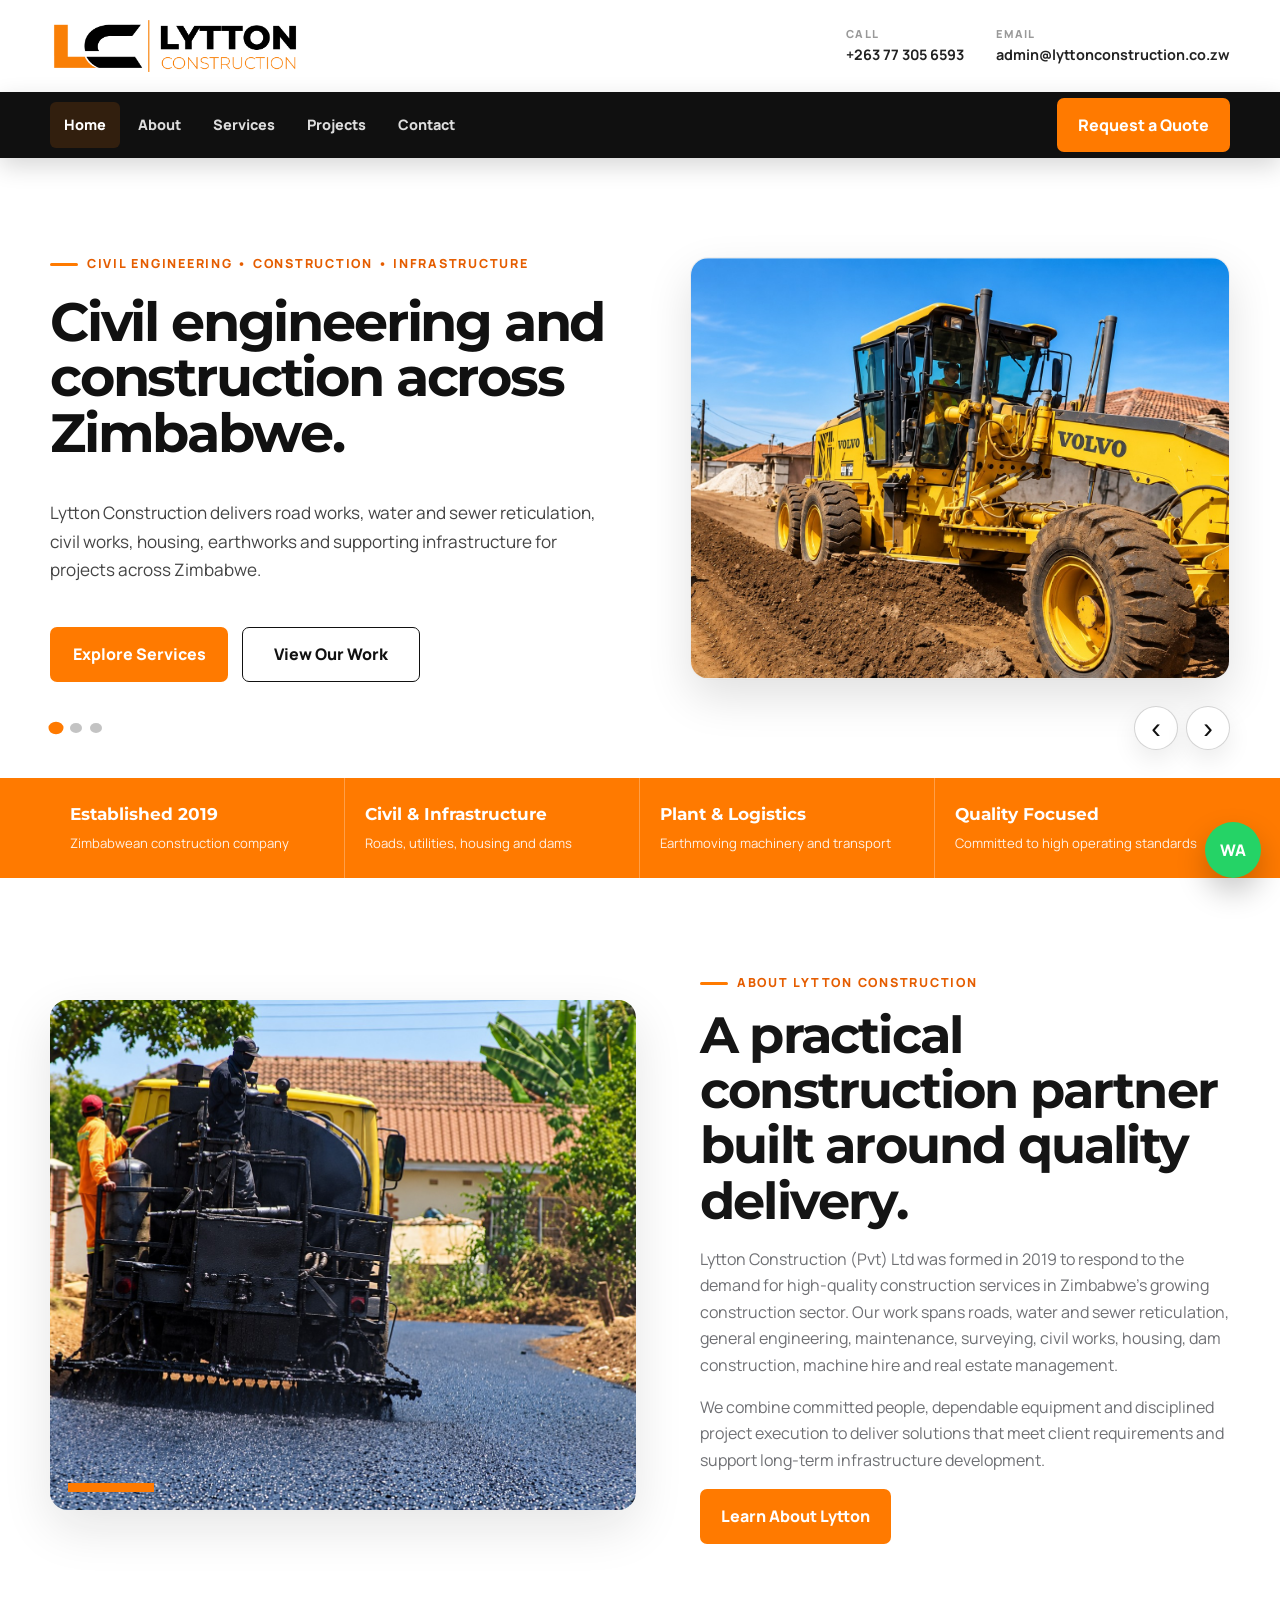
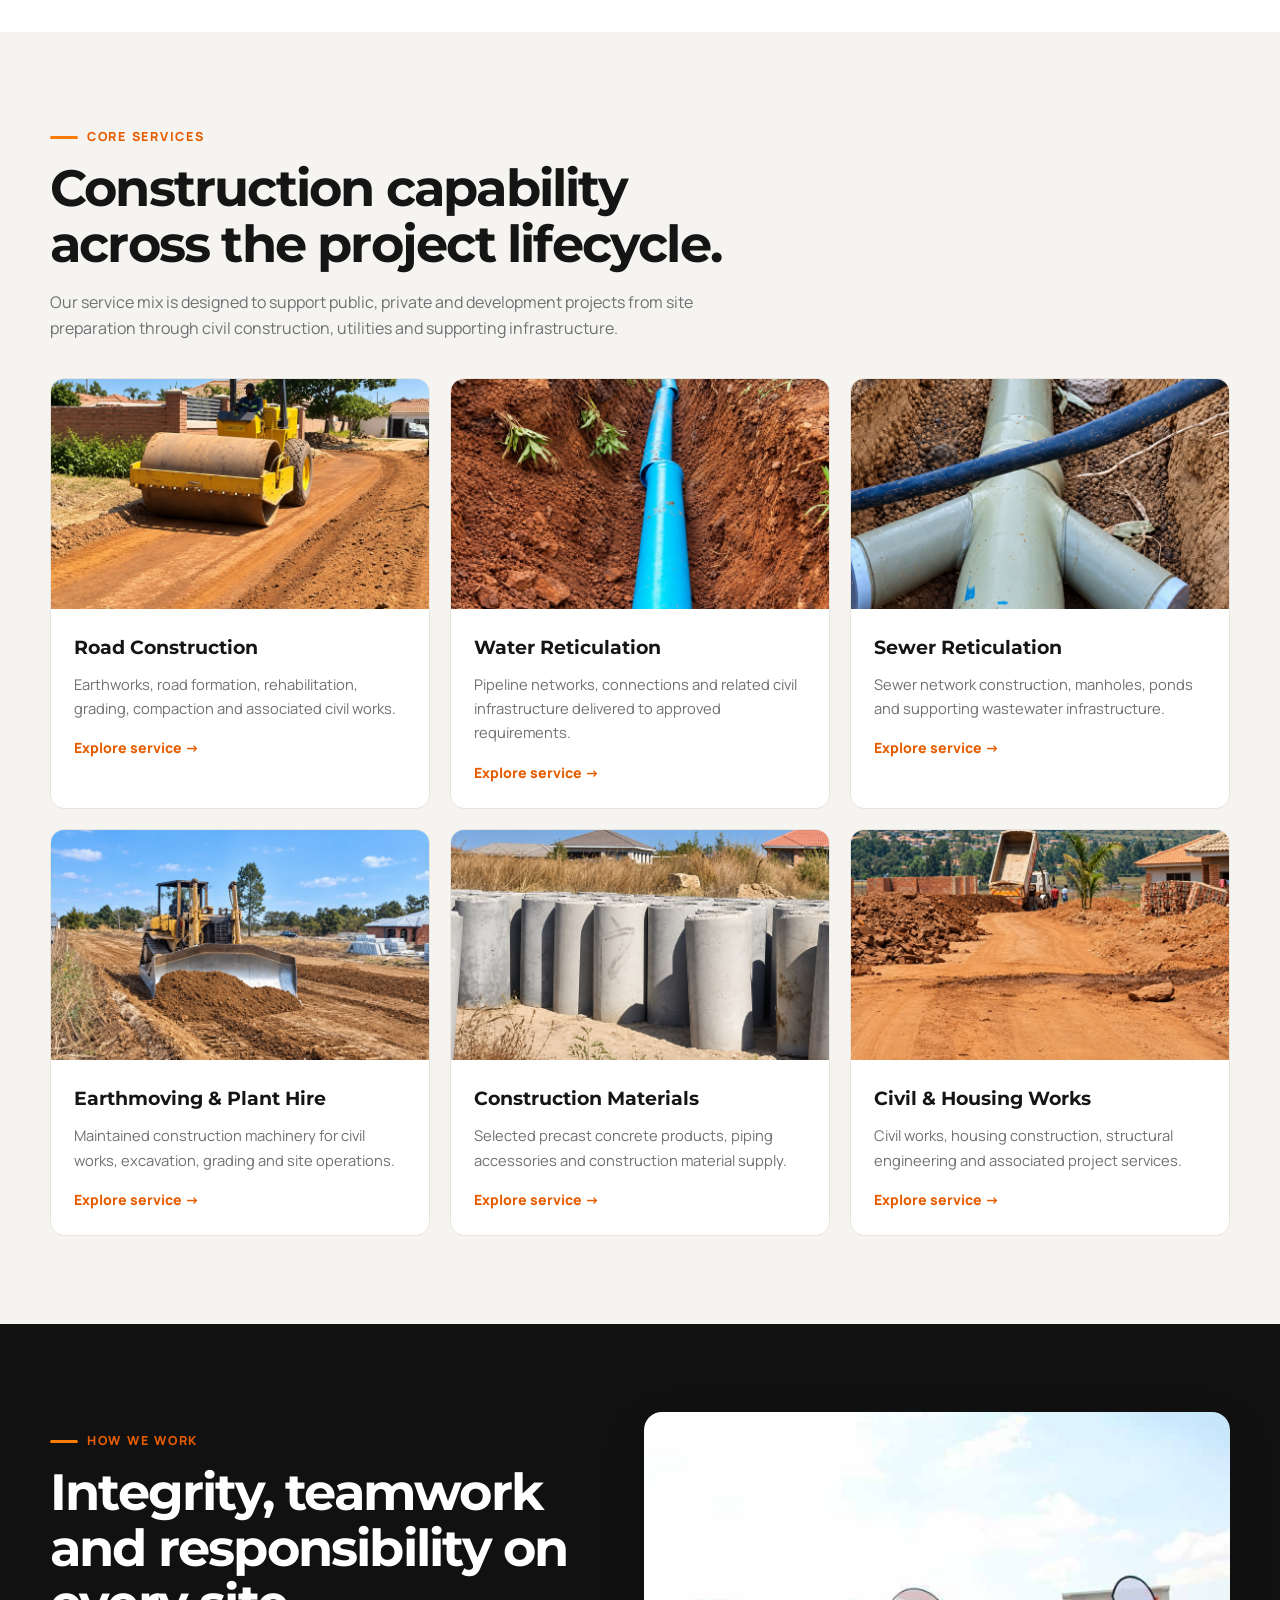
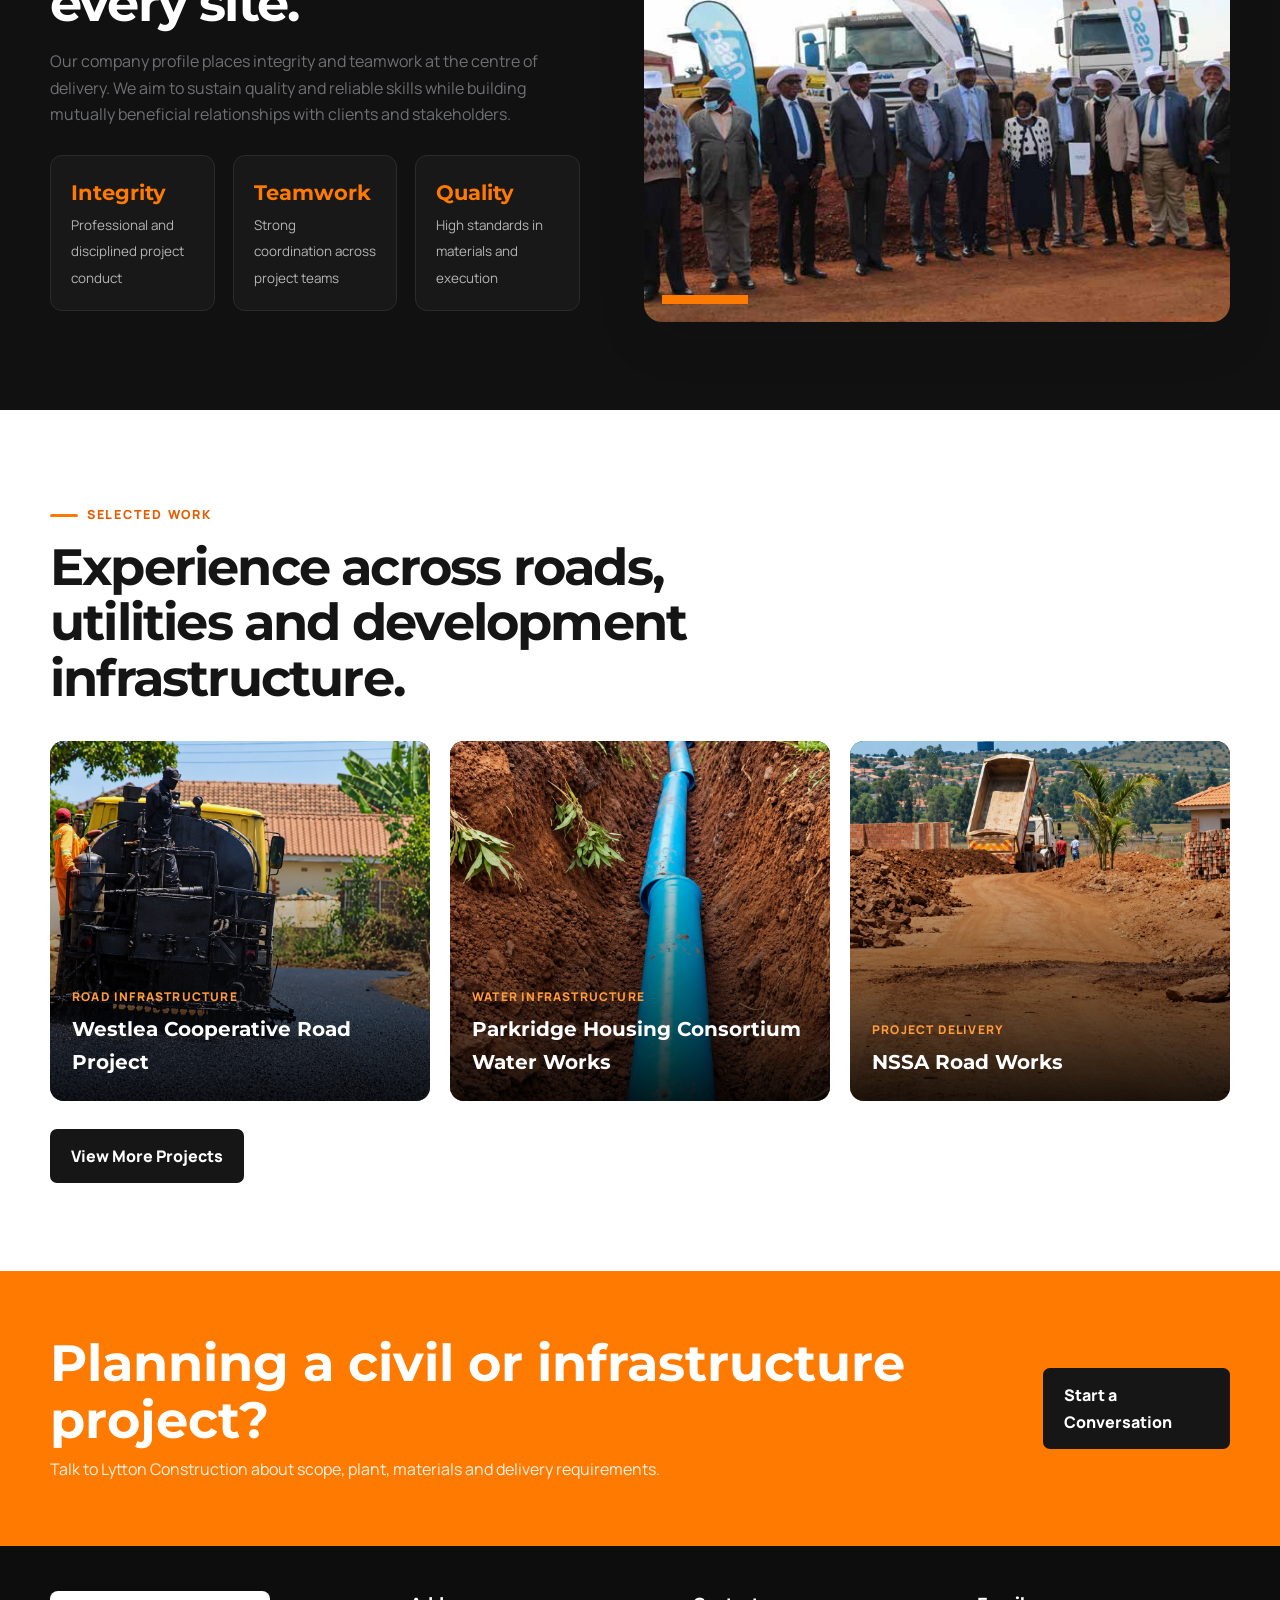
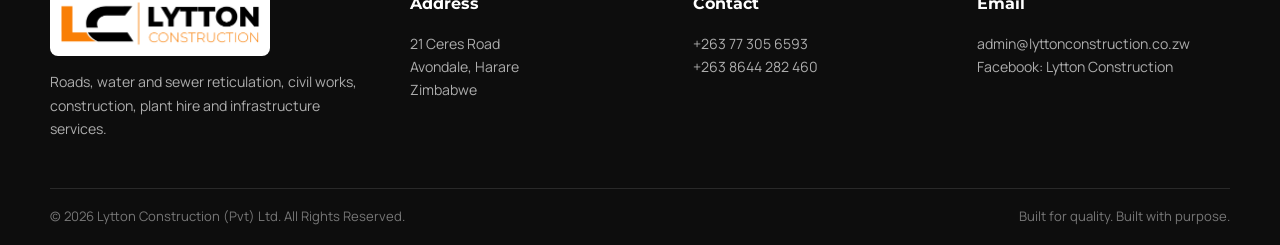
<file: index.html>
<!DOCTYPE html>
<html lang="en">
 <head>
  <meta charset="utf-8"/>
  <meta content="width=device-width,initial-scale=1" name="viewport"/>
  <meta content="Lytton Construction (Pvt) Ltd - road construction, water and sewer reticulation, civil works, housing, plant hire and construction materials in Zimbabwe." name="description"/>
  <title>
   Home | Lytton Construction
  </title>
  <link href="img/lytton-logo.png" rel="icon"/>
   <link rel="stylesheet" href="css/style.css">
 </head>
 <body>
  <header class="topbar">
   <div class="container topbar-inner">
    <a class="brand" href="index.html">
     <span class="brand-logo">
      <img alt="Lytton Construction logo" src="img/lytton-logo.png"/>
     </span>
    </a>
    <div class="header-contact">
     <a href="tel:+263773056593">
      <span>
       Call
      </span>
      <strong>
       +263 77 305 6593
      </strong>
     </a>
     <a href="mailto:admin@lyttonconstruction.co.zw">
      <span>
       Email
      </span>
      <strong>
       admin@lyttonconstruction.co.zw
      </strong>
     </a>
    </div>
   </div>
  </header>
  <nav class="nav-shell">
   <div class="container nav-inner">
    <a class="mobile-brand" href="index.html">
     LYTTON CONSTRUCTION
    </a>
    <button aria-label="Toggle navigation" class="nav-toggle">
     ☰
    </button>
    <div class="nav-links">
     <a class="active" href="index.html">
      Home
     </a>
     <a href="about.html">
      About
     </a>
     <a href="service.html">
      Services
     </a>
     <a href="project.html">
      Projects
     </a>
     <a href="contact.html">
      Contact
     </a>
    </div>
    <div class="nav-actions">
     <a class="btn btn-primary" href="contact.html">
      Request a Quote
     </a>
    </div>
   </div>
  </nav>
  <main>
   <section class="hero">
    <div class="slides">
     <article class="slide slide-earthmoving active">
      <img alt="Lytton Construction earthmoving equipment" src="img/hero-earthmoving-wide.jpg"/>
      <div class="hero-content">
       <div class="container">
        <div class="hero-copy">
         <span class="eyebrow">
          Civil Engineering • Construction • Infrastructure
         </span>
         <h1>
          Civil engineering and construction across Zimbabwe.
         </h1>
         <p>
          Lytton Construction delivers road works, water and sewer reticulation, civil works, housing, earthworks and supporting infrastructure for projects across Zimbabwe.
         </p>
         <div class="hero-actions">
          <a class="btn btn-primary" href="service.html">
           Explore Services
          </a>
          <a class="btn btn-outline" href="project.html">
           View Our Work
          </a>
         </div>
        </div>
       </div>
      </div>
     </article>
     <article class="slide slide-road">
      <img alt="Road roller on Lytton road project" src="img/road-surfacing.jpg"/>
      <div class="hero-content">
       <div class="container">
        <div class="hero-copy">
         <span class="eyebrow">
          Road Construction &amp; Rehabilitation
         </span>
         <h1>
          Building dependable road infrastructure.
         </h1>
         <p>
          From earthworks and road formation to grading, compaction, surfacing and rehabilitation, we deliver road works suited to Zimbabwean project conditions.
         </p>
         <div class="hero-actions">
          <a class="btn btn-primary" href="contact.html">
           Discuss a Project
          </a>
          <a class="btn btn-outline" href="project.html">
           View Our Work
          </a>
         </div>
        </div>
       </div>
      </div>
     </article>
     <article class="slide slide-pipeline">
      <img alt="Water and sewer pipeline installation" src="img/pipeline-hero-wide.jpg"/>
      <div class="hero-content">
       <div class="container">
        <div class="hero-copy">
         <span class="eyebrow">
          Water &amp; Sewer Reticulation
         </span>
         <h1>
          Water and sewer infrastructure built to serve communities.
         </h1>
         <p>
          We construct water and sewer reticulation networks, including trenching, pipe installation, connections and associated civil works for developments across Zimbabwe.
         </p>
         <div class="hero-actions">
          <a class="btn btn-primary" href="service.html">
           See Capabilities
          </a>
          <a class="btn btn-outline" href="contact.html">
           Request a Quote
          </a>
         </div>
        </div>
       </div>
      </div>
     </article>
    </div>
    <div class="slider-controls">
     <div class="slider-dots">
      <button aria-label="Slide 1" class="slider-dot active">
      </button>
      <button aria-label="Slide 2" class="slider-dot">
      </button>
      <button aria-label="Slide 3" class="slider-dot">
      </button>
     </div>
     <div class="slider-arrows">
      <button aria-label="Previous slide" class="slider-arrow slider-prev">
       ‹
      </button>
      <button aria-label="Next slide" class="slider-arrow slider-next">
       ›
      </button>
     </div>
    </div>
   </section>
   <section class="trust-strip">
    <div class="container trust-grid">
     <div class="trust-item">
      <strong>
       Established 2019
      </strong>
      <span>
       Zimbabwean construction company
      </span>
     </div>
     <div class="trust-item">
      <strong>
       Civil &amp; Infrastructure
      </strong>
      <span>
       Roads, utilities, housing and dams
      </span>
     </div>
     <div class="trust-item">
      <strong>
       Plant &amp; Logistics
      </strong>
      <span>
       Earthmoving machinery and transport
      </span>
     </div>
     <div class="trust-item">
      <strong>
       Quality Focused
      </strong>
      <span>
       Committed to high operating standards
      </span>
     </div>
    </div>
   </section>
   <section class="section">
    <div class="container split">
     <div class="media-card">
      <img alt="Lytton Construction site team" src="img/site-team.jpg"/>
     </div>
     <div class="copy-block">
      <span class="eyebrow">
       About Lytton Construction
      </span>
      <h2>
       A practical construction partner built around quality delivery.
      </h2>
      <p>
       Lytton Construction (Pvt) Ltd was formed in 2019 to respond to the demand for high-quality construction services in Zimbabwe's growing construction sector. Our work spans roads, water and sewer reticulation, general engineering, maintenance, surveying, civil works, housing, dam construction, machine hire and real estate management.
      </p>
      <p>
       We combine committed people, dependable equipment and disciplined project execution to deliver solutions that meet client requirements and support long-term infrastructure development.
      </p>
      <a class="btn btn-primary" href="about.html">
       Learn About Lytton
      </a>
     </div>
    </div>
   </section>
   <section class="section section-soft">
    <div class="container">
     <div class="section-head">
      <span class="eyebrow">
       Core Services
      </span>
      <h2>
       Construction capability across the project lifecycle.
      </h2>
      <p>
       Our service mix is designed to support public, private and development projects from site preparation through civil construction, utilities and supporting infrastructure.
      </p>
     </div>
     <div class="service-grid">
      <article class="service-card">
       <img alt="Road construction" src="img/road-construction.jpg"/>
       <div class="service-card-body">
        <h3>
         Road Construction
        </h3>
        <p>
         Earthworks, road formation, rehabilitation, grading, compaction and associated civil works.
        </p>
        <a class="more" href="service.html">
         Explore service →
        </a>
       </div>
      </article>
      <article class="service-card">
       <img alt="Water reticulation" src="img/water-reticulation.jpg"/>
       <div class="service-card-body">
        <h3>
         Water Reticulation
        </h3>
        <p>
         Pipeline networks, connections and related civil infrastructure delivered to approved requirements.
        </p>
        <a class="more" href="service.html">
         Explore service →
        </a>
       </div>
      </article>
      <article class="service-card">
       <img alt="Sewer reticulation" src="img/sewer-reticulation.jpg"/>
       <div class="service-card-body">
        <h3>
         Sewer Reticulation
        </h3>
        <p>
         Sewer network construction, manholes, ponds and supporting wastewater infrastructure.
        </p>
        <a class="more" href="service.html">
         Explore service →
        </a>
       </div>
      </article>
      <article class="service-card">
       <img alt="Earthmoving plant" src="img/plant-hire.jpg"/>
       <div class="service-card-body">
        <h3>
         Earthmoving &amp; Plant Hire
        </h3>
        <p>
         Maintained construction machinery for civil works, excavation, grading and site operations.
        </p>
        <a class="more" href="service.html">
         Explore service →
        </a>
       </div>
      </article>
      <article class="service-card">
       <img alt="Concrete construction products" src="img/concrete-products.jpg"/>
       <div class="service-card-body">
        <h3>
         Construction Materials
        </h3>
        <p>
         Selected precast concrete products, piping accessories and construction material supply.
        </p>
        <a class="more" href="service.html">
         Explore service →
        </a>
       </div>
      </article>
      <article class="service-card">
       <img alt="Civil works" src="img/road-works.jpg"/>
       <div class="service-card-body">
        <h3>
         Civil &amp; Housing Works
        </h3>
        <p>
         Civil works, housing construction, structural engineering and associated project services.
        </p>
        <a class="more" href="service.html">
         Explore service →
        </a>
       </div>
      </article>
     </div>
    </div>
   </section>
   <section class="section section-dark">
    <div class="container split reverse">
     <div class="copy-block">
      <span class="eyebrow">
       How We Work
      </span>
      <h2>
       Integrity, teamwork and responsibility on every site.
      </h2>
      <p>
       Our company profile places integrity and teamwork at the centre of delivery. We aim to sustain quality and reliable skills while building mutually beneficial relationships with clients and stakeholders.
      </p>
      <div class="metrics">
       <div class="metric">
        <strong>
         Integrity
        </strong>
        <span>
         Professional and disciplined project conduct
        </span>
       </div>
       <div class="metric">
        <strong>
         Teamwork
        </strong>
        <span>
         Strong coordination across project teams
        </span>
       </div>
       <div class="metric">
        <strong>
         Quality
        </strong>
        <span>
         High standards in materials and execution
        </span>
       </div>
      </div>
     </div>
     <div class="media-card">
      <img alt="Lytton Construction project stakeholders" src="img/partners.jpg"/>
     </div>
    </div>
   </section>
   <section class="section">
    <div class="container">
     <div class="section-head">
      <span class="eyebrow">
       Selected Work
      </span>
      <h2>
       Experience across roads, utilities and development infrastructure.
      </h2>
     </div>
     <div class="project-grid">
      <article class="project-card">
       <img alt="Road surfacing project" src="img/road-surfacing.jpg"/>
       <div class="project-copy">
        <span>
         Road Infrastructure
        </span>
        <h3>
         Westlea Cooperative Road Project
        </h3>
       </div>
      </article>
      <article class="project-card">
       <img alt="Water pipeline project" src="img/water-pipe.jpg"/>
       <div class="project-copy">
        <span>
         Water Infrastructure
        </span>
        <h3>
         Parkridge Housing Consortium Water Works
        </h3>
       </div>
      </article>
      <article class="project-card">
       <img alt="Construction project" src="img/nssa-project.jpg"/>
       <div class="project-copy">
        <span>
         Project Delivery
        </span>
        <h3>
         NSSA Road Works
        </h3>
       </div>
      </article>
     </div>
     <div style="margin-top:28px">
      <a class="btn btn-dark" href="project.html">
       View More Projects
      </a>
     </div>
    </div>
   </section>
   <section class="cta">
    <div class="container cta-inner">
     <div>
      <h2>
       Planning a civil or infrastructure project?
      </h2>
      <p>
       Talk to Lytton Construction about scope, plant, materials and delivery requirements.
      </p>
     </div>
     <a class="btn btn-dark" href="contact.html">
      Start a Conversation
     </a>
    </div>
   </section>
  </main>
  <footer class="footer">
   <div class="container footer-main">
    <div class="footer-brand">
     <img alt="Lytton Construction" src="img/lytton-logo.png"/>
     <p>
      Roads, water and sewer reticulation, civil works, construction, plant hire and infrastructure services.
     </p>
    </div>
    <div>
     <h4>
      Address
     </h4>
     <p>
      21 Ceres Road
      <br/>
      Avondale, Harare
      <br/>
      Zimbabwe
     </p>
    </div>
    <div>
     <h4>
      Contact
     </h4>
     <p>
      <a href="tel:+263773056593">
       +263 77 305 6593
      </a>
      <br/>
      <a href="tel:+2638644282460">
       +263 8644 282 460
      </a>
     </p>
    </div>
    <div>
     <h4>
      Email
     </h4>
     <p>
      <a href="mailto:admin@lyttonconstruction.co.zw">
       admin@lyttonconstruction.co.zw
      </a>
      <br/>
      Facebook: Lytton Construction
     </p>
    </div>
   </div>
   <div class="container footer-bottom">
    <span>
     © 2026 Lytton Construction (Pvt) Ltd. All Rights Reserved.
    </span>
    <span>
     Built for quality. Built with purpose.
    </span>
   </div>
  </footer>
  <a aria-label="WhatsApp Lytton Construction" class="floating-wa" href="https://wa.me/263773056593" rel="noopener" target="_blank">
   WA
  </a>
  <script src="js/main.js">
  </script>
 </body>
</html>
</file>
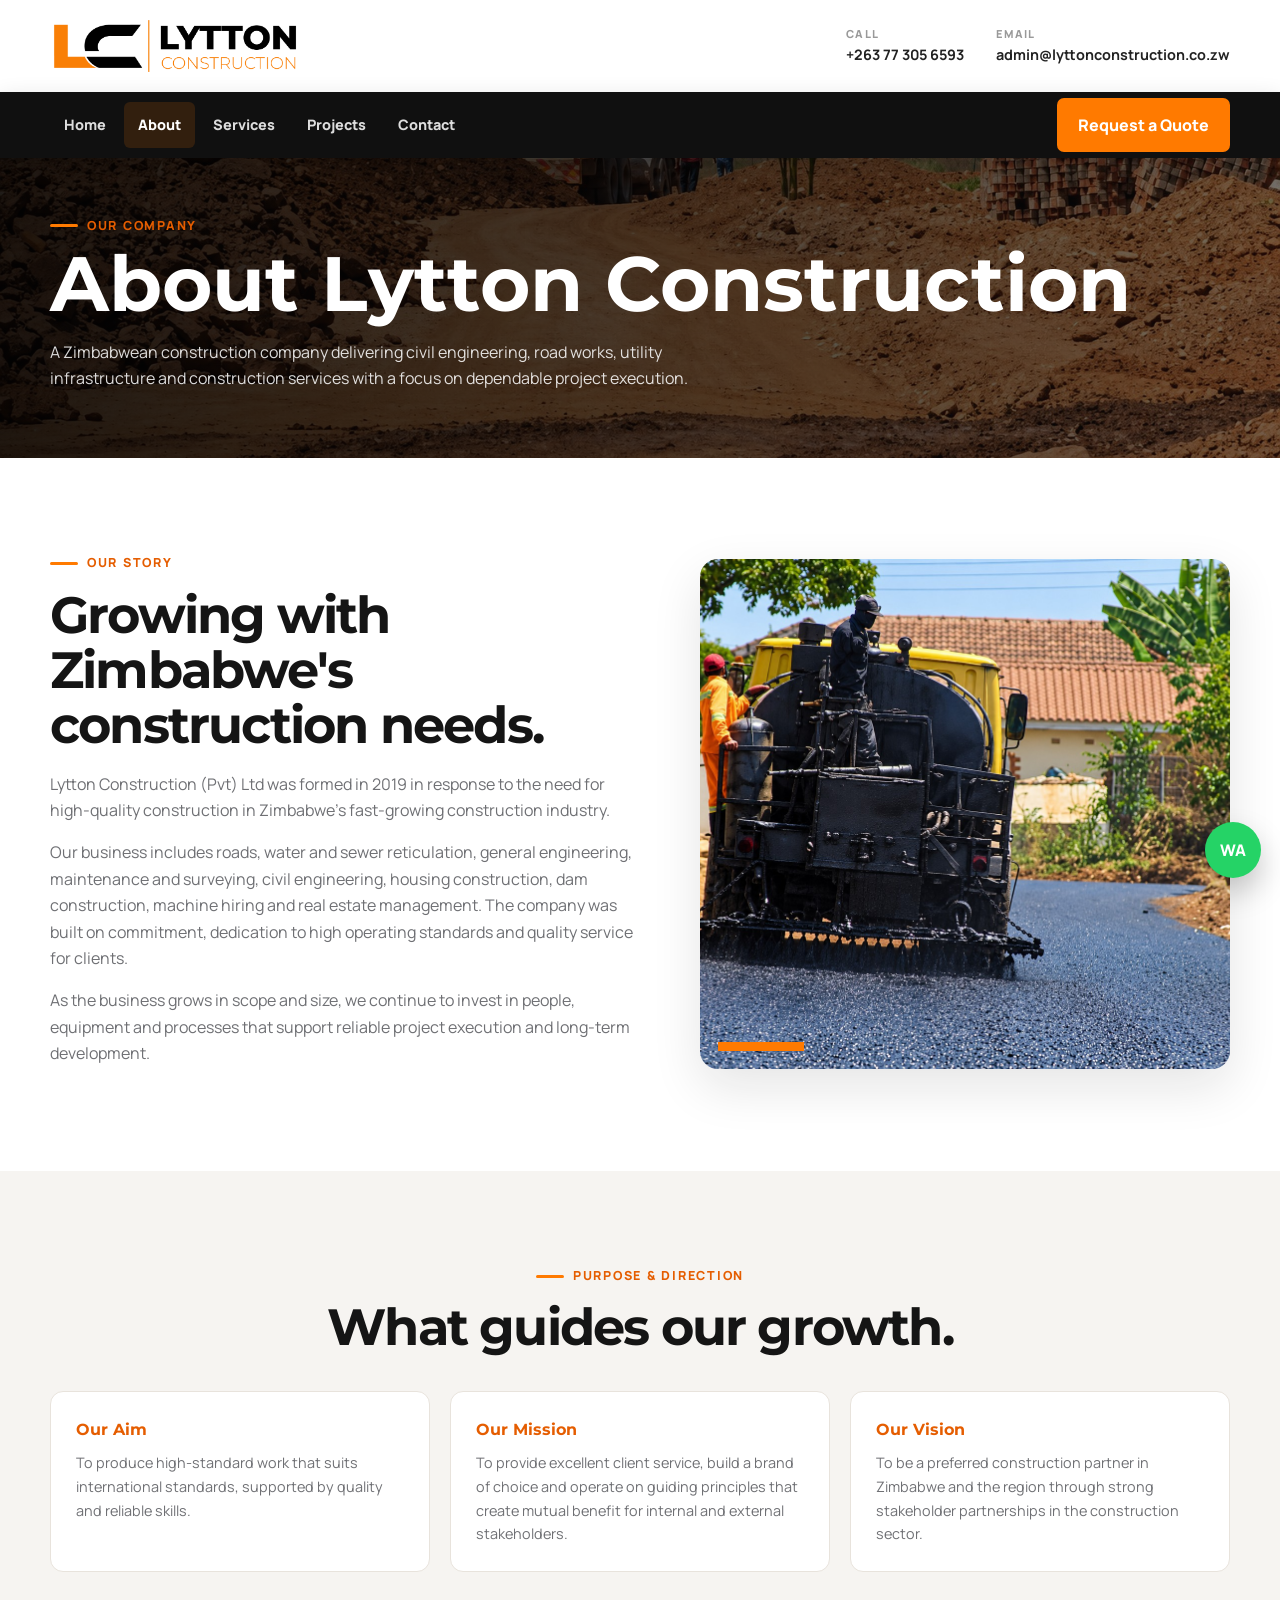
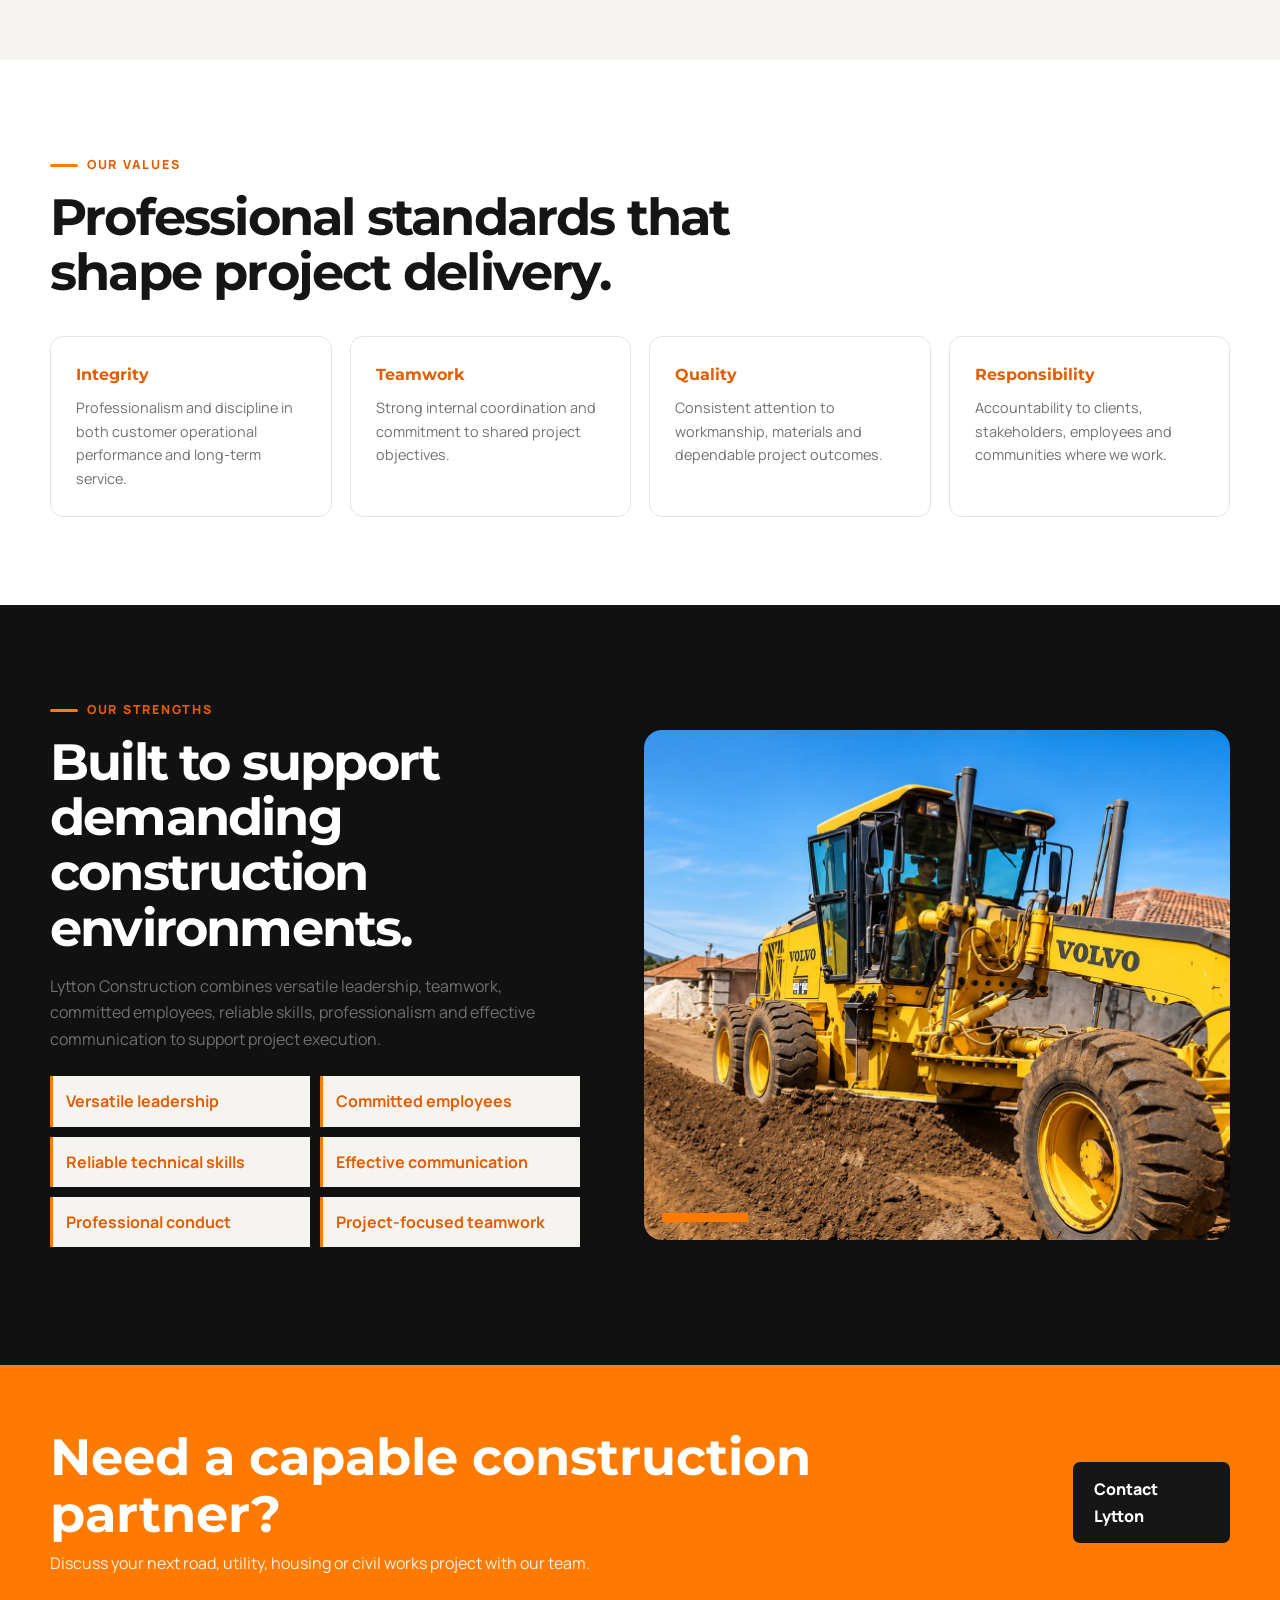
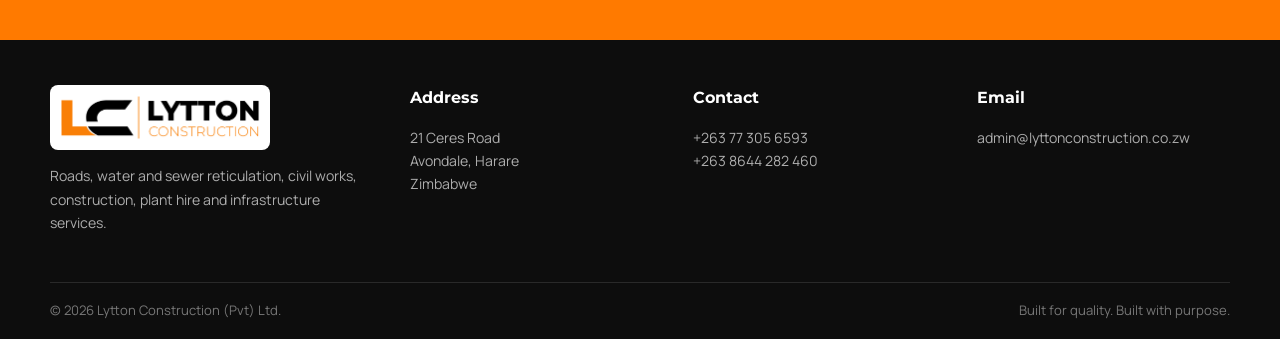
<file: about.html>
<!DOCTYPE html>
<html lang="en">
 <head>
     <link rel="stylesheet" href="css/style.css">
  <meta charset="utf-8"/>
  <meta content="width=device-width,initial-scale=1" name="viewport"/>
  <meta content="About Lytton Construction (Pvt) Ltd, a Zimbabwean construction and civil engineering company established in 2019." name="description"/>
  <title>
   About | Lytton Construction
  </title>
  <link href="img/lytton-logo.png" rel="icon"/>

 </head>
 <body>
  <header class="topbar">
   <div class="container topbar-inner">
    <a class="brand" href="index.html">
     <span class="brand-logo">
      <img alt="Lytton Construction logo" src="img/lytton-logo.png"/>
     </span>
    </a>
    <div class="header-contact">
     <a href="tel:+263773056593">
      <span>
       Call
      </span>
      <strong>
       +263 77 305 6593
      </strong>
     </a>
     <a href="mailto:admin@lyttonconstruction.co.zw">
      <span>
       Email
      </span>
      <strong>
       admin@lyttonconstruction.co.zw
      </strong>
     </a>
    </div>
   </div>
  </header>
  <nav class="nav-shell">
   <div class="container nav-inner">
    <a class="mobile-brand" href="index.html">
     LYTTON CONSTRUCTION
    </a>
    <button aria-label="Toggle navigation" class="nav-toggle">
     ☰
    </button>
    <div class="nav-links">
     <a href="index.html">
      Home
     </a>
     <a class="active" href="about.html">
      About
     </a>
     <a href="service.html">
      Services
     </a>
     <a href="project.html">
      Projects
     </a>
     <a href="contact.html">
      Contact
     </a>
    </div>
    <div class="nav-actions">
     <a class="btn btn-primary" href="contact.html">
      Request a Quote
     </a>
    </div>
   </div>
  </nav>
  <main>
   <section class="page-hero">
    <img alt="Lytton Construction road works" src="img/nssa-project.jpg"/>
    <div class="container">
     <span class="eyebrow">
      Our Company
     </span>
     <h1>
      About Lytton Construction
     </h1>
     <p>
      A Zimbabwean construction company delivering civil engineering, road works, utility infrastructure and construction services with a focus on dependable project execution.
     </p>
    </div>
   </section>
   <section class="section">
    <div class="container split">
     <div class="copy-block">
      <span class="eyebrow">
       Our Story
      </span>
      <h2>
       Growing with Zimbabwe's construction needs.
      </h2>
      <p>
       Lytton Construction (Pvt) Ltd was formed in 2019 in response to the need for high-quality construction in Zimbabwe's fast-growing construction industry.
      </p>
      <p>
       Our business includes roads, water and sewer reticulation, general engineering, maintenance and surveying, civil engineering, housing construction, dam construction, machine hiring and real estate management. The company was built on commitment, dedication to high operating standards and quality service for clients.
      </p>
      <p>
       As the business grows in scope and size, we continue to invest in people, equipment and processes that support reliable project execution and long-term development.
      </p>
     </div>
     <div class="media-card">
      <img alt="Lytton Construction team on site" src="img/site-team.jpg"/>
     </div>
    </div>
   </section>
   <section class="section section-soft">
    <div class="container">
     <div class="section-head center">
      <span class="eyebrow">
       Purpose &amp; Direction
      </span>
      <h2>
       What guides our growth.
      </h2>
     </div>
     <div class="service-grid">
      <article class="value-card">
       <b>
        Our Aim
       </b>
       <p>
        To produce high-standard work that suits international standards, supported by quality and reliable skills.
       </p>
      </article>
      <article class="value-card">
       <b>
        Our Mission
       </b>
       <p>
        To provide excellent client service, build a brand of choice and operate on guiding principles that create mutual benefit for internal and external stakeholders.
       </p>
      </article>
      <article class="value-card">
       <b>
        Our Vision
       </b>
       <p>
        To be a preferred construction partner in Zimbabwe and the region through strong stakeholder partnerships in the construction sector.
       </p>
      </article>
     </div>
    </div>
   </section>
   <section class="section">
    <div class="container">
     <div class="section-head">
      <span class="eyebrow">
       Our Values
      </span>
      <h2>
       Professional standards that shape project delivery.
      </h2>
     </div>
     <div class="value-grid">
      <div class="value-card">
       <b>
        Integrity
       </b>
       <p>
        Professionalism and discipline in both customer operational performance and long-term service.
       </p>
      </div>
      <div class="value-card">
       <b>
        Teamwork
       </b>
       <p>
        Strong internal coordination and commitment to shared project objectives.
       </p>
      </div>
      <div class="value-card">
       <b>
        Quality
       </b>
       <p>
        Consistent attention to workmanship, materials and dependable project outcomes.
       </p>
      </div>
      <div class="value-card">
       <b>
        Responsibility
       </b>
       <p>
        Accountability to clients, stakeholders, employees and communities where we work.
       </p>
      </div>
     </div>
    </div>
   </section>
   <section class="section section-dark">
    <div class="container split reverse">
     <div class="copy-block">
      <span class="eyebrow">
       Our Strengths
      </span>
      <h2>
       Built to support demanding construction environments.
      </h2>
      <p>
       Lytton Construction combines versatile leadership, teamwork, committed employees, reliable skills, professionalism and effective communication to support project execution.
      </p>
      <ul id= "Strengths">
       <li>
        Versatile leadership
       </li>
       <li>
        Committed employees
       </li>
       <li>
        Reliable technical skills
       </li>
       <li>
        Effective communication
       </li>
       <li>
        Professional conduct
       </li>
       <li>
        Project-focused teamwork
       </li>
      </ul>
     </div>
     <div class="media-card">
      <img alt="Lytton Construction equipment" src="img/hero-earthmoving.jpg"/>
     </div>
    </div>
   </section>
   <section class="cta">
    <div class="container cta-inner">
     <div>
      <h2>
       Need a capable construction partner?
      </h2>
      <p>
       Discuss your next road, utility, housing or civil works project with our team.
      </p>
     </div>
     <a class="btn btn-dark" href="contact.html">
      Contact Lytton
     </a>
    </div>
   </section>
  </main>
  <footer class="footer">
   <div class="container footer-main">
    <div class="footer-brand">
     <img alt="Lytton Construction" src="img/lytton-logo.png"/>
     <p>
      Roads, water and sewer reticulation, civil works, construction, plant hire and infrastructure services.
     </p>
    </div>
    <div>
     <h4>
      Address
     </h4>
     <p>
      21 Ceres Road
      <br/>
      Avondale, Harare
      <br/>
      Zimbabwe
     </p>
    </div>
    <div>
     <h4>
      Contact
     </h4>
     <p>
      <a href="tel:+263773056593">
       +263 77 305 6593
      </a>
      <br/>
      <a href="tel:+2638644282460">
       +263 8644 282 460
      </a>
     </p>
    </div>
    <div>
     <h4>
      Email
     </h4>
     <p>
      <a href="mailto:admin@lyttonconstruction.co.zw">
       admin@lyttonconstruction.co.zw
      </a>
     </p>
    </div>
   </div>
   <div class="container footer-bottom">
    <span>
     © 2026 Lytton Construction (Pvt) Ltd.
    </span>
    <span>
     Built for quality. Built with purpose.
    </span>
   </div>
  </footer>
  <a class="floating-wa" href="https://wa.me/263773056593" rel="noopener" target="_blank">
   WA
  </a>
  <script src="js/main.js">
  </script>
 </body>
</html>
</file>
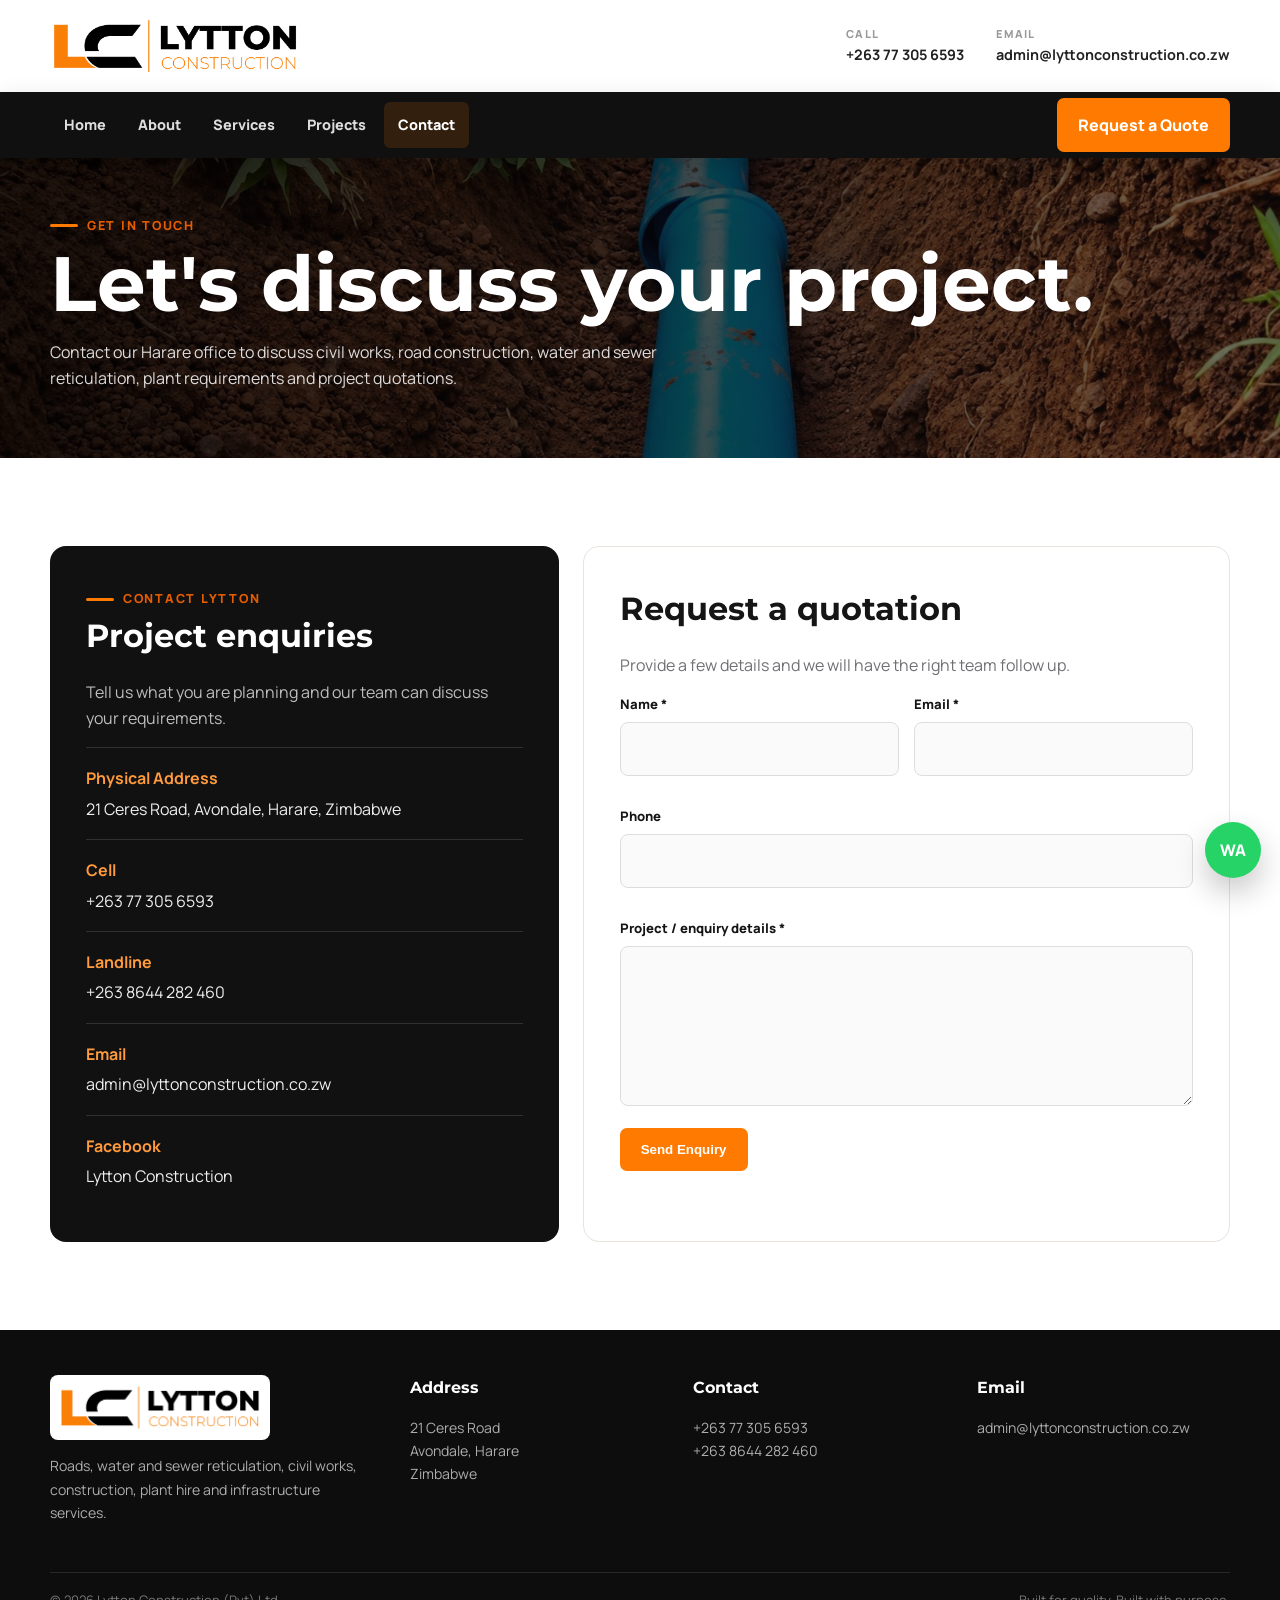
<file: contact.html>
<!DOCTYPE html>
<html lang="en">
 <head>
  <meta charset="utf-8"/>
  <meta content="width=device-width,initial-scale=1" name="viewport"/>
  <meta content="Contact Lytton Construction in Avondale, Harare for construction, civil works, plant hire, roads, water and sewer projects." name="description"/>
  <title>
   Contact | Lytton Construction
  </title>
  <link href="img/lytton-logo.png" rel="icon"/>
   <link rel="stylesheet" href="css/style.css">
 </head>
 <body>
  <header class="topbar">
   <div class="container topbar-inner">
    <a class="brand" href="index.html">
     <span class="brand-logo">
      <img alt="Lytton Construction logo" src="img/lytton-logo.png"/>
     </span>
    </a>
    <div class="header-contact">
     <a href="tel:+263773056593">
      <span>
       Call
      </span>
      <strong>
       +263 77 305 6593
      </strong>
     </a>
     <a href="mailto:admin@lyttonconstruction.co.zw">
      <span>
       Email
      </span>
      <strong>
       admin@lyttonconstruction.co.zw
      </strong>
     </a>
    </div>
   </div>
  </header>
  <nav class="nav-shell">
   <div class="container nav-inner">
    <a class="mobile-brand" href="index.html">
     LYTTON CONSTRUCTION
    </a>
    <button aria-label="Toggle navigation" class="nav-toggle">
     ☰
    </button>
    <div class="nav-links">
     <a href="index.html">
      Home
     </a>
     <a href="about.html">
      About
     </a>
     <a href="service.html">
      Services
     </a>
     <a href="project.html">
      Projects
     </a>
     <a class="active" href="contact.html">
      Contact
     </a>
    </div>
    <div class="nav-actions">
     <a class="btn btn-primary" href="contact.html">
      Request a Quote
     </a>
    </div>
   </div>
  </nav>
  <main>
   <section class="page-hero">
    <img alt="Lytton Construction pipeline works" src="img/pipeline-hero-wide.jpg"/>
    <div class="container">
     <span class="eyebrow">
      Get in Touch
     </span>
     <h1>
      Let's discuss your project.
     </h1>
     <p>
      Contact our Harare office to discuss civil works, road construction, water and sewer reticulation, plant requirements and project quotations.
     </p>
    </div>
   </section>
   <section class="section">
    <div class="container contact-grid">
     <div class="contact-info-panel">
      <span class="eyebrow">
       Contact Lytton
      </span>
      <h2>
       Project enquiries
      </h2>
      <p>
       Tell us what you are planning and our team can discuss your requirements.
      </p>
      <div class="contact-detail">
       <div>
        <b>
         Physical Address
        </b>
        <span>
         21 Ceres Road, Avondale, Harare, Zimbabwe
        </span>
       </div>
      </div>
      <div class="contact-detail">
       <div>
        <b>
         Cell
        </b>
        <a href="tel:+263773056593">
         +263 77 305 6593
        </a>
       </div>
      </div>
      <div class="contact-detail">
       <div>
        <b>
         Landline
        </b>
        <a href="tel:+2638644282460">
         +263 8644 282 460
        </a>
       </div>
      </div>
      <div class="contact-detail">
       <div>
        <b>
         Email
        </b>
        <a href="mailto:admin@lyttonconstruction.co.zw">
         admin@lyttonconstruction.co.zw
        </a>
       </div>
      </div>
      <div class="contact-detail">
       <div>
        <b>
         Facebook
        </b>
        <span>
         Lytton Construction
        </span>
       </div>
      </div>
     </div>
     <div class="contact-form-panel">
      <h2>
       Request a quotation
      </h2>
      <p>
       Provide a few details and we will have the right team follow up.
      </p>
      <form id="contactForm">
       <div class="form-grid">
        <div class="field">
         <label for="name">
          Name *
         </label>
         <input id="name" name="name" required=""/>
        </div>
        <div class="field">
         <label for="email">
          Email *
         </label>
         <input id="email" name="email" required="" type="email"/>
        </div>
        <div class="field full">
         <label for="phone">
          Phone
         </label>
         <input id="phone" name="phone"/>
        </div>
        <div class="field full">
         <label for="message">
          Project / enquiry details *
         </label>
         <textarea id="message" name="message" required=""></textarea>
        </div>
       </div>
       <button class="btn btn-primary" type="submit">
        Send Enquiry
       </button>
       <span class="form-status">
       </span>
      </form>
     </div>
    </div>
   </section>
  </main>
  <footer class="footer">
   <div class="container footer-main">
    <div class="footer-brand">
     <img alt="Lytton Construction" src="img/lytton-logo.png"/>
     <p>
      Roads, water and sewer reticulation, civil works, construction, plant hire and infrastructure services.
     </p>
    </div>
    <div>
     <h4>
      Address
     </h4>
     <p>
      21 Ceres Road
      <br/>
      Avondale, Harare
      <br/>
      Zimbabwe
     </p>
    </div>
    <div>
     <h4>
      Contact
     </h4>
     <p>
      <a href="tel:+263773056593">
       +263 77 305 6593
      </a>
      <br/>
      <a href="tel:+2638644282460">
       +263 8644 282 460
      </a>
     </p>
    </div>
    <div>
     <h4>
      Email
     </h4>
     <p>
      <a href="mailto:admin@lyttonconstruction.co.zw">
       admin@lyttonconstruction.co.zw
      </a>
     </p>
    </div>
   </div>
   <div class="container footer-bottom">
    <span>
     © 2026 Lytton Construction (Pvt) Ltd.
    </span>
    <span>
     Built for quality. Built with purpose.
    </span>
   </div>
  </footer>
  <a class="floating-wa" href="https://wa.me/263773056593" rel="noopener" target="_blank">
   WA
  </a>
  <script src="js/main.js">
  </script>
 </body>
</html>
</file>
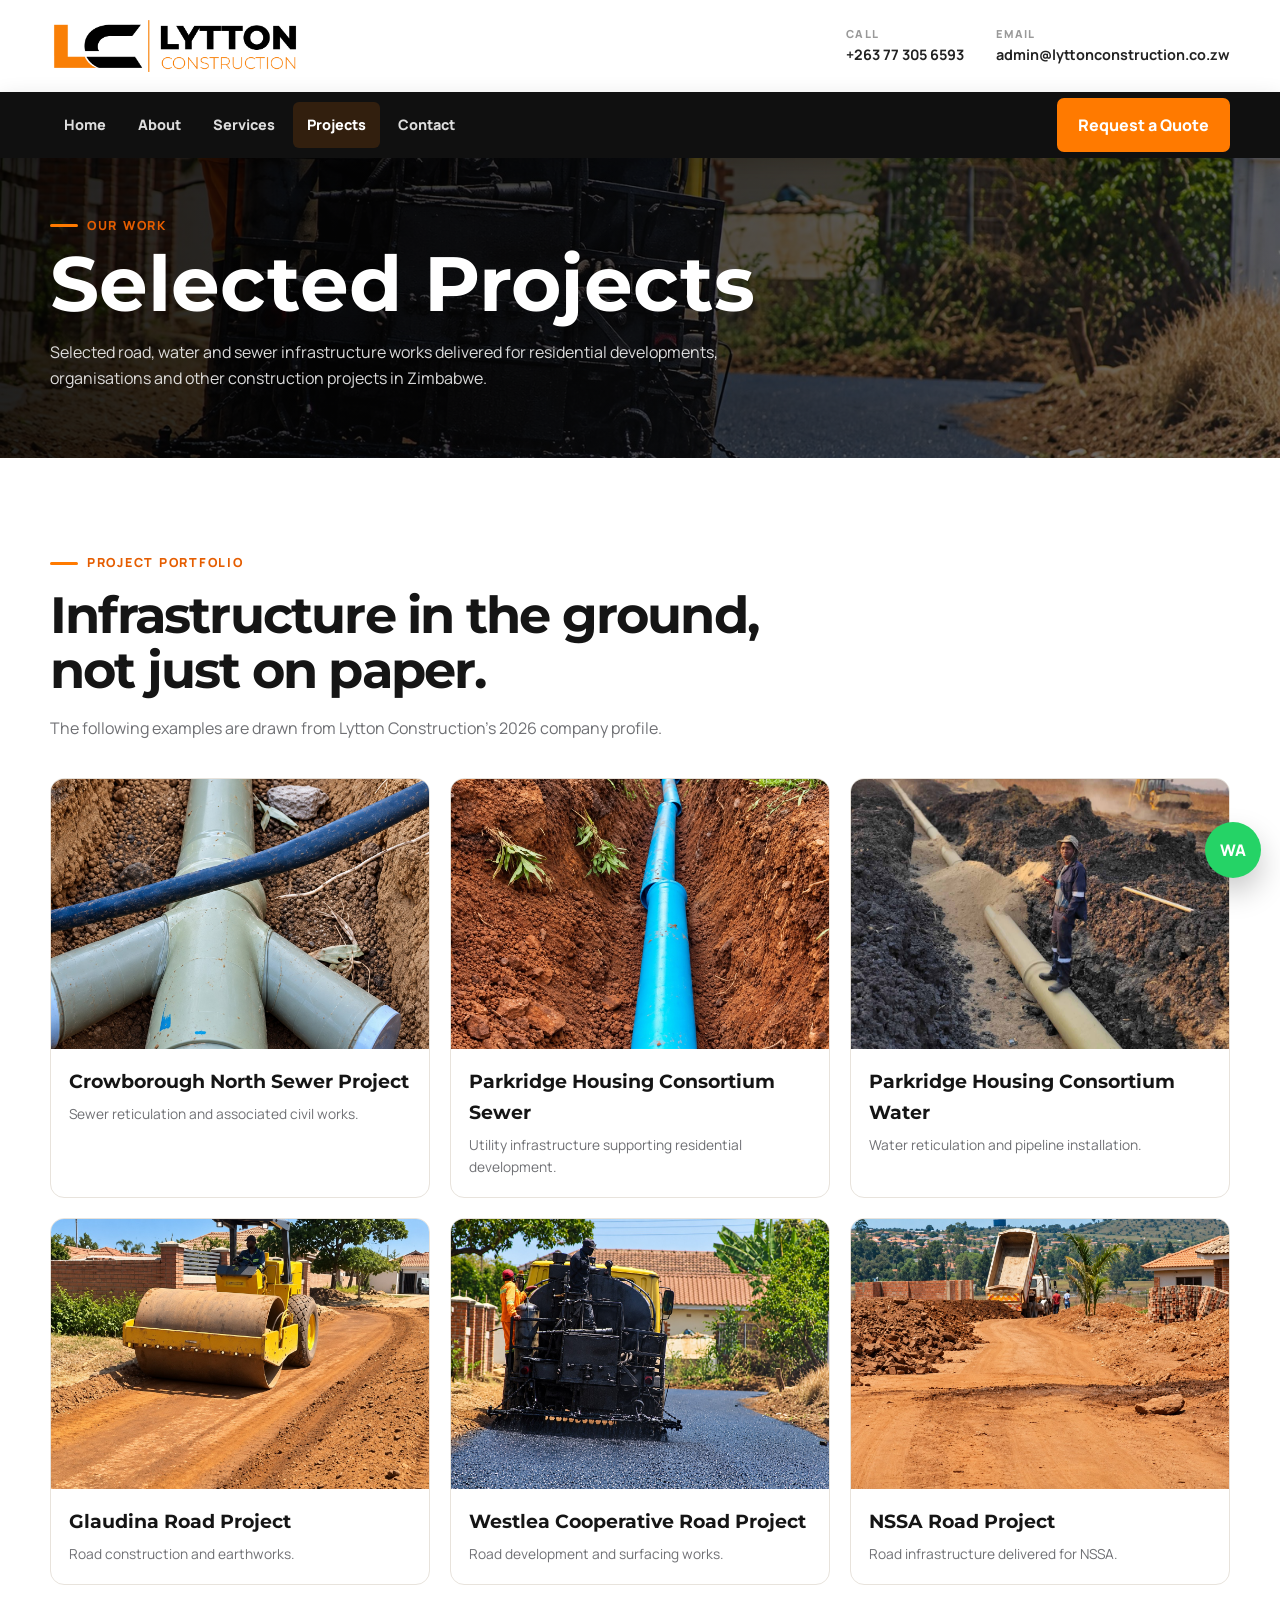
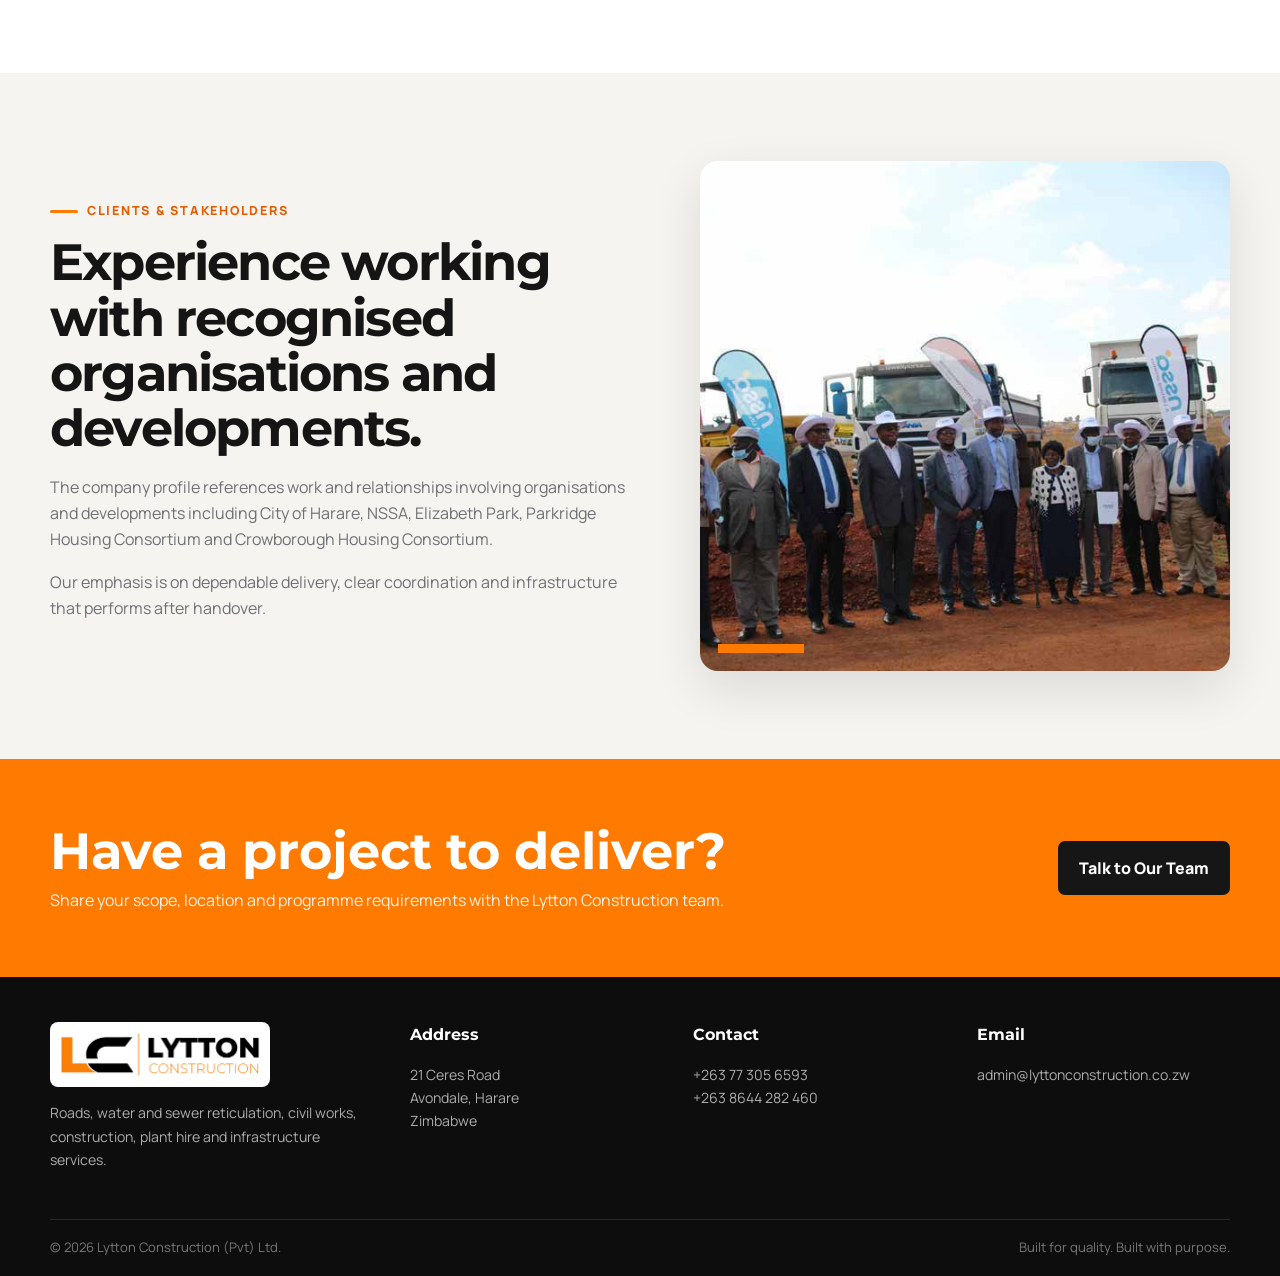
<file: project.html>
<!DOCTYPE html>
<html lang="en">
 <head>
  <meta charset="utf-8"/>
  <meta content="width=device-width,initial-scale=1" name="viewport"/>
  <meta content="Selected Lytton Construction projects in road works, water and sewer reticulation in Zimbabwe." name="description"/>
  <title>
   Projects | Lytton Construction
  </title>
  <link href="img/lytton-logo.png" rel="icon"/>
   <link rel="stylesheet" href="css/style.css">
  </head>
 <body>
  <header class="topbar">
   <div class="container topbar-inner">
    <a class="brand" href="index.html">
     <span class="brand-logo">
      <img alt="Lytton Construction logo" src="img/lytton-logo.png"/>
     </span>
    </a>
    <div class="header-contact">
     <a href="tel:+263773056593">
      <span>
       Call
      </span>
      <strong>
       +263 77 305 6593
      </strong>
     </a>
     <a href="mailto:admin@lyttonconstruction.co.zw">
      <span>
       Email
      </span>
      <strong>
       admin@lyttonconstruction.co.zw
      </strong>
     </a>
    </div>
   </div>
  </header>
  <nav class="nav-shell">
   <div class="container nav-inner">
    <a class="mobile-brand" href="index.html">
     LYTTON CONSTRUCTION
    </a>
    <button aria-label="Toggle navigation" class="nav-toggle">
     ☰
    </button>
    <div class="nav-links">
     <a href="index.html">
      Home
     </a>
     <a href="about.html">
      About
     </a>
     <a href="service.html">
      Services
     </a>
     <a class="active" href="project.html">
      Projects
     </a>
     <a href="contact.html">
      Contact
     </a>
    </div>
    <div class="nav-actions">
     <a class="btn btn-primary" href="contact.html">
      Request a Quote
     </a>
    </div>
   </div>
  </nav>
  <main>
   <section class="page-hero">
    <img alt="Lytton road project" src="img/road-surfacing.jpg"/>
    <div class="container">
     <span class="eyebrow">
      Our Work
     </span>
     <h1>
      Selected Projects
     </h1>
     <p>
      Selected road, water and sewer infrastructure works delivered for residential developments, organisations and other construction projects in Zimbabwe.
     </p>
    </div>
   </section>
   <section class="section">
    <div class="container">
     <div class="section-head">
      <span class="eyebrow">
       Project Portfolio
      </span>
      <h2>
       Infrastructure in the ground, not just on paper.
      </h2>
      <p>
       The following examples are drawn from Lytton Construction's 2026 company profile.
      </p>
     </div>
     <div class="gallery">
      <article class="gallery-item">
       <img alt="Crowborough North sewer works" class="project-zoom-image" data-title="Crowborough North Sewer Project" src="img/sewer-reticulation.jpg" tabindex="0" role="button" aria-label="Open Crowborough North Sewer Project image viewer"/>
       <div>
        <h3>
         Crowborough North Sewer Project
        </h3>
        <p>
         Sewer reticulation and associated civil works.
        </p>
       </div>
      </article>
      <article class="gallery-item">
       <img alt="Parkridge sewer works" class="project-zoom-image" data-title="Parkridge Housing Consortium Sewer" src="img/water-reticulation.jpg" tabindex="0" role="button" aria-label="Open Parkridge Housing Consortium Sewer image viewer"/>
       <div>
        <h3>
         Parkridge Housing Consortium Sewer
        </h3>
        <p>
         Utility infrastructure supporting residential development.
        </p>
       </div>
      </article>
      <article class="gallery-item">
       <img alt="Parkridge water works" class="project-zoom-image" data-title="Parkridge Housing Consortium Water" src="img/pipeline12.jpg" tabindex="0" role="button" aria-label="Open Parkridge Housing Consortium Water image viewer"/>
       <div>
        <h3>
         Parkridge Housing Consortium Water
        </h3>
        <p>
         Water reticulation and pipeline installation.
        </p>
       </div>
      </article>
      <article class="gallery-item">
       <img alt="Glaudina road project" class="project-zoom-image" data-title="Glaudina Road Project" src="img/road-roller.jpg" tabindex="0" role="button" aria-label="Open Glaudina Road Project image viewer"/>
       <div>
        <h3>
         Glaudina Road Project
        </h3>
        <p>
         Road construction and earthworks.
        </p>
       </div>
      </article>
      <article class="gallery-item">
       <img alt="Westlea road project" class="project-zoom-image" data-title="Westlea Cooperative Road Project" src="img/road-surfacing.jpg" tabindex="0" role="button" aria-label="Open Westlea Cooperative Road Project image viewer"/>
       <div>
        <h3>
         Westlea Cooperative Road Project
        </h3>
        <p>
         Road development and surfacing works.
        </p>
       </div>
      </article>
      <article class="gallery-item">
       <img alt="NSSA road project" class="project-zoom-image" data-title="NSSA Road Project" src="img/nssa-project.jpg" tabindex="0" role="button" aria-label="Open NSSA Road Project image viewer"/>
       <div>
        <h3>
         NSSA Road Project
        </h3>
        <p>
         Road infrastructure delivered for NSSA.
        </p>
       </div>
      </article>
     </div>
    </div>
   </section>
   <section class="section section-soft">
    <div class="container split">
     <div class="copy-block">
      <span class="eyebrow">
       Clients &amp; Stakeholders
      </span>
      <h2>
       Experience working with recognised organisations and developments.
      </h2>
      <p>
       The company profile references work and relationships involving organisations and developments including City of Harare, NSSA, Elizabeth Park, Parkridge Housing Consortium and Crowborough Housing Consortium.
      </p>
      <p>
       Our emphasis is on dependable delivery, clear coordination and infrastructure that performs after handover.
      </p>
     </div>
     <div class="media-card">
      <img alt="Lytton Construction stakeholders" src="img/partners.jpg"/>
     </div>
    </div>
   </section>
   <section class="cta">
    <div class="container cta-inner">
     <div>
      <h2>
       Have a project to deliver?
      </h2>
      <p>
       Share your scope, location and programme requirements with the Lytton Construction team.
      </p>
     </div>
     <a class="btn btn-dark" href="contact.html">
      Talk to Our Team
     </a>
    </div>
   </section>
  </main>

   <div class="project-lightbox" id="projectLightbox" aria-hidden="true" role="dialog" aria-modal="true" aria-label="Project image viewer">
    <div class="lightbox-toolbar">
     <div class="lightbox-title" id="lightboxTitle">Project image</div>
     <div class="lightbox-controls">
      <button type="button" class="lightbox-btn" data-action="zoom-out" aria-label="Zoom out">−</button>
      <span class="lightbox-zoom" id="lightboxZoom">100%</span>
      <button type="button" class="lightbox-btn" data-action="zoom-in" aria-label="Zoom in">+</button>
      <button type="button" class="lightbox-btn lightbox-reset" data-action="reset" aria-label="Reset zoom">Reset</button>
      <button type="button" class="lightbox-btn lightbox-close" data-action="close" aria-label="Close image viewer">×</button>
     </div>
    </div>
    <div class="lightbox-stage" id="lightboxStage">
     <img id="lightboxImage" alt="" draggable="false"/>
    </div>
    <div class="lightbox-help">Use + / − or your mouse wheel to zoom. Drag the image when zoomed in.</div>
   </div>
  <footer class="footer">
   <div class="container footer-main">
    <div class="footer-brand">
     <img alt="Lytton Construction" src="img/lytton-logo.png"/>
     <p>
      Roads, water and sewer reticulation, civil works, construction, plant hire and infrastructure services.
     </p>
    </div>
    <div>
     <h4>
      Address
     </h4>
     <p>
      21 Ceres Road
      <br/>
      Avondale, Harare
      <br/>
      Zimbabwe
     </p>
    </div>
    <div>
     <h4>
      Contact
     </h4>
     <p>
      <a href="tel:+263773056593">
       +263 77 305 6593
      </a>
      <br/>
      <a href="tel:+2638644282460">
       +263 8644 282 460
      </a>
     </p>
    </div>
    <div>
     <h4>
      Email
     </h4>
     <p>
      <a href="mailto:admin@lyttonconstruction.co.zw">
       admin@lyttonconstruction.co.zw
      </a>
     </p>
    </div>
   </div>
   <div class="container footer-bottom">
    <span>
     © 2026 Lytton Construction (Pvt) Ltd.
    </span>
    <span>
     Built for quality. Built with purpose.
    </span>
   </div>
  </footer>
  <a class="floating-wa" href="https://wa.me/263773056593" rel="noopener" target="_blank">
   WA
  </a>
  <script src="js/main.js">
  </script>
 </body>
</html>
</file>
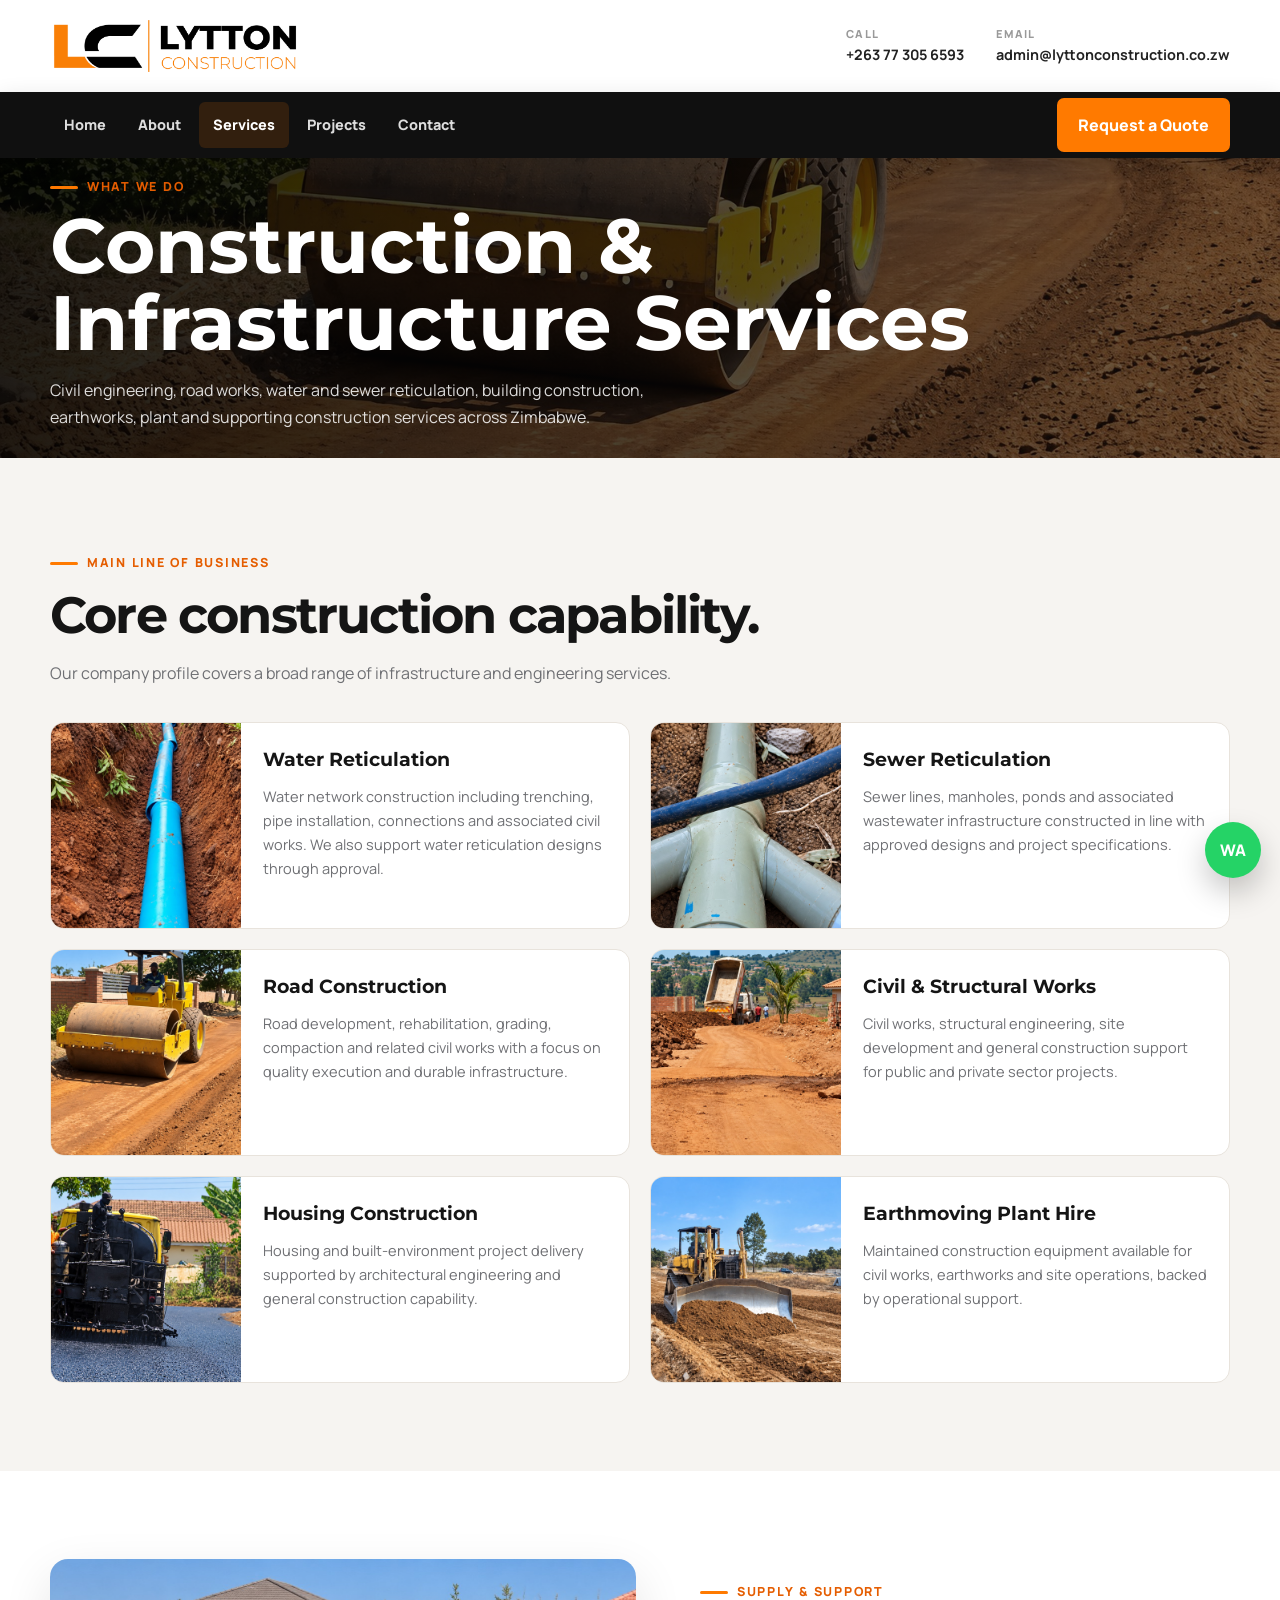
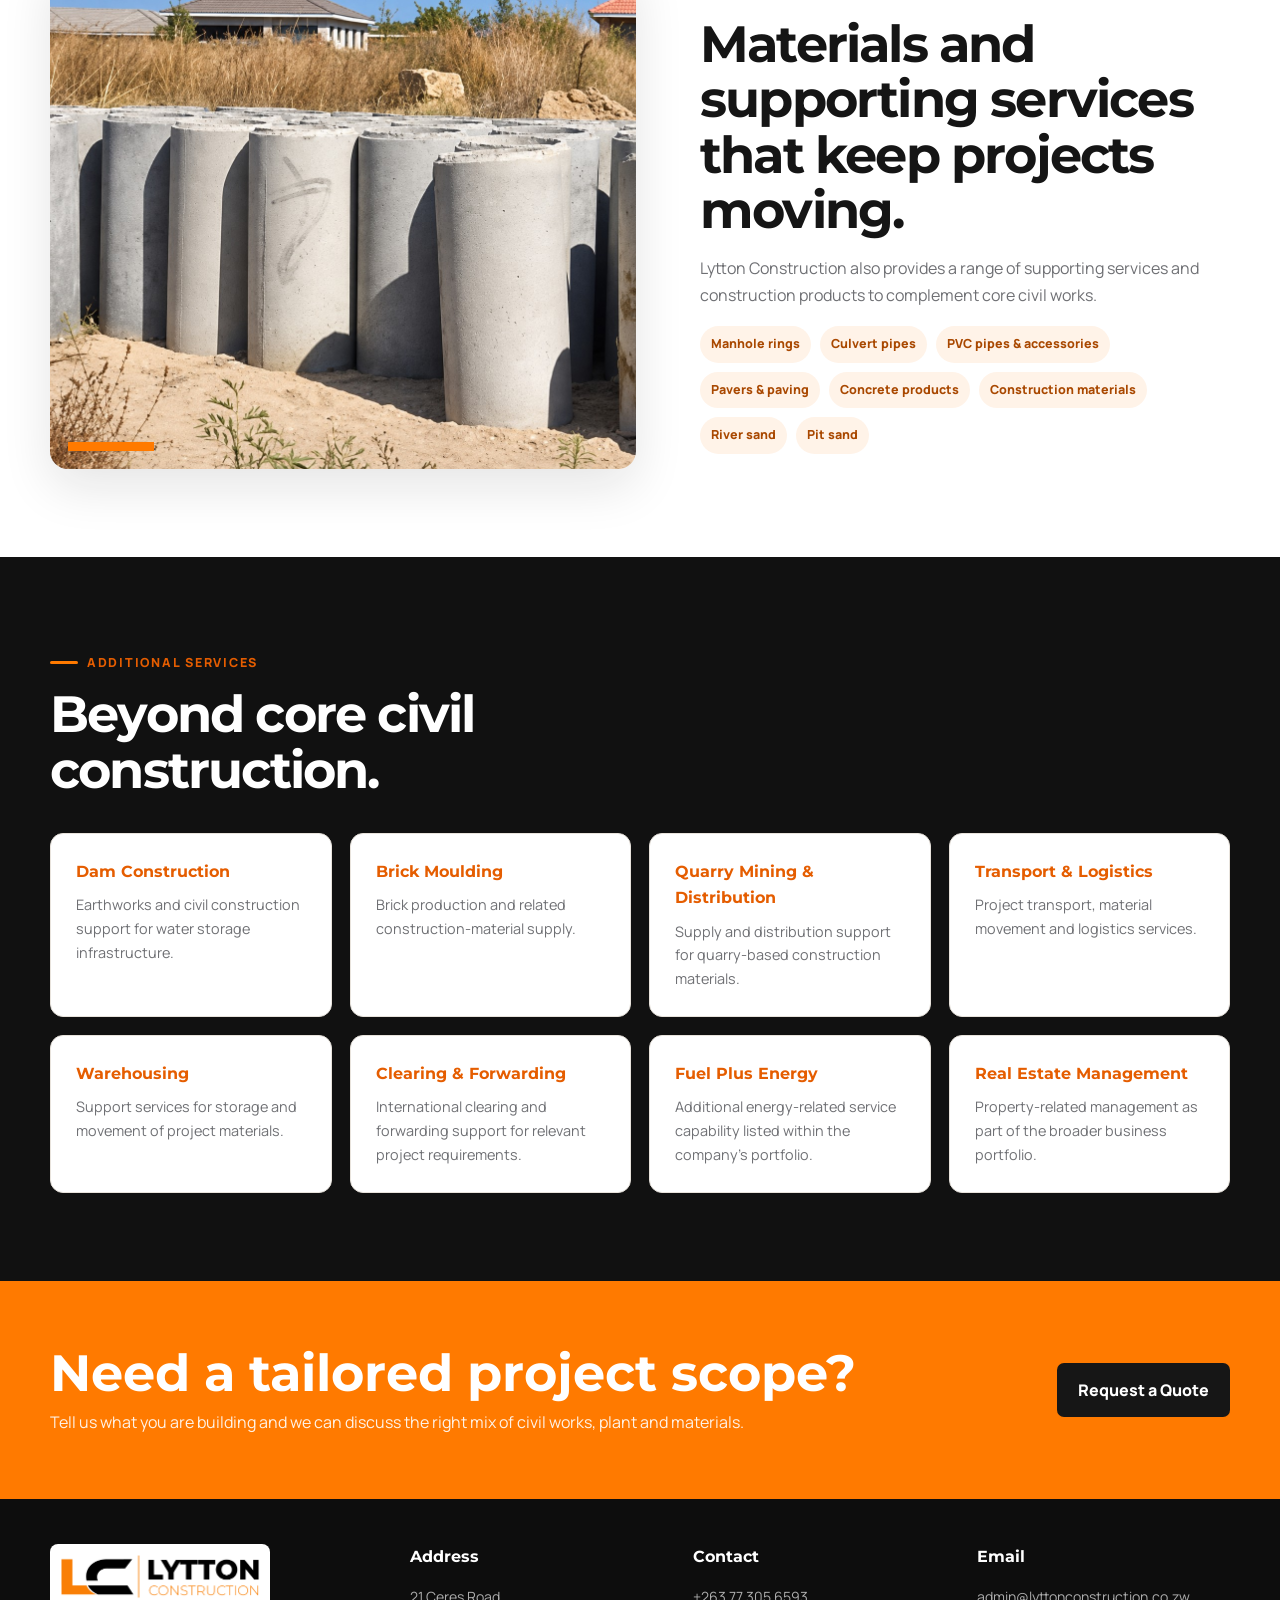
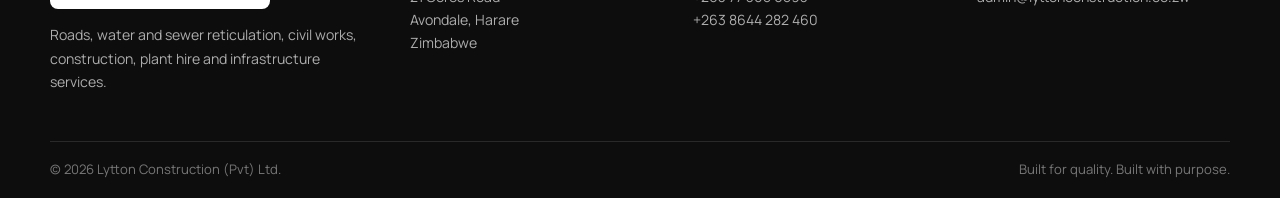
<file: service.html>
<!DOCTYPE html>
<html lang="en">
 <head>
  <meta charset="utf-8"/>
  <meta content="width=device-width,initial-scale=1" name="viewport"/>
  <meta content="Lytton Construction services: roads, water and sewer reticulation, civil works, housing, structural engineering, dam construction, plant hire and materials." name="description"/>
  <title>
   Services | Lytton Construction
  </title>
  <link href="img/lytton-logo.png" rel="icon"/>
   <link rel="stylesheet" href="css/style.css">
 </head>
 <body>
  <header class="topbar">
   <div class="container topbar-inner">
    <a class="brand" href="index.html">
     <span class="brand-logo">
      <img alt="Lytton Construction logo" src="img/lytton-logo.png"/>
     </span>
    </a>
    <div class="header-contact">
     <a href="tel:+263773056593">
      <span>
       Call
      </span>
      <strong>
       +263 77 305 6593
      </strong>
     </a>
     <a href="mailto:admin@lyttonconstruction.co.zw">
      <span>
       Email
      </span>
      <strong>
       admin@lyttonconstruction.co.zw
      </strong>
     </a>
    </div>
   </div>
  </header>
  <nav class="nav-shell">
   <div class="container nav-inner">
    <a class="mobile-brand" href="index.html">
     LYTTON CONSTRUCTION
    </a>
    <button aria-label="Toggle navigation" class="nav-toggle">
     ☰
    </button>
    <div class="nav-links">
     <a href="index.html">
      Home
     </a>
     <a href="about.html">
      About
     </a>
     <a class="active" href="service.html">
      Services
     </a>
     <a href="project.html">
      Projects
     </a>
     <a href="contact.html">
      Contact
     </a>
    </div>
    <div class="nav-actions">
     <a class="btn btn-primary" href="contact.html">
      Request a Quote
     </a>
    </div>
   </div>
  </nav>
  <main>
   <section class="page-hero">
    <img alt="Civil construction project" src="img/road-construction.jpg"/>
    <div class="container">
     <span class="eyebrow">
      What We Do
     </span>
     <h1>
      Construction &amp; Infrastructure Services
     </h1>
     <p>
      Civil engineering, road works, water and sewer reticulation, building construction, earthworks, plant and supporting construction services across Zimbabwe.
     </p>
    </div>
   </section>
   <section class="section section-soft">
    <div class="container">
     <div class="section-head">
      <span class="eyebrow">
       Main Line of Business
      </span>
      <h2>
       Core construction capability.
      </h2>
      <p>
       Our company profile covers a broad range of infrastructure and engineering services.
      </p>
     </div>
     <div class="service-list">
      <article class="service-row">
       <img alt="Water reticulation" src="img/water-reticulation.jpg"/>
       <div class="body">
        <h3>
         Water Reticulation
        </h3>
        <p>
         Water network construction including trenching, pipe installation, connections and associated civil works. We also support water reticulation designs through approval.
        </p>
       </div>
      </article>
      <article class="service-row">
       <img alt="Sewer reticulation" src="img/sewer-reticulation.jpg"/>
       <div class="body">
        <h3>
         Sewer Reticulation
        </h3>
        <p>
         Sewer lines, manholes, ponds and associated wastewater infrastructure constructed in line with approved designs and project specifications.
        </p>
       </div>
      </article>
      <article class="service-row">
       <img alt="Road construction" src="img/road-roller.jpg"/>
       <div class="body">
        <h3>
         Road Construction
        </h3>
        <p>
         Road development, rehabilitation, grading, compaction and related civil works with a focus on quality execution and durable infrastructure.
        </p>
       </div>
      </article>
      <article class="service-row">
       <img alt="Civil works" src="img/road-works.jpg"/>
       <div class="body">
        <h3>
         Civil &amp; Structural Works
        </h3>
        <p>
         Civil works, structural engineering, site development and general construction support for public and private sector projects.
        </p>
       </div>
      </article>
      <article class="service-row">
       <img alt="Housing construction" src="img/site-team.jpg"/>
       <div class="body">
        <h3>
         Housing Construction
        </h3>
        <p>
         Housing and built-environment project delivery supported by architectural engineering and general construction capability.
        </p>
       </div>
      </article>
      <article class="service-row">
       <img alt="Earthmoving machinery" src="img/plant-hire.jpg"/>
       <div class="body">
        <h3>
         Earthmoving Plant Hire
        </h3>
        <p>
         Maintained construction equipment available for civil works, earthworks and site operations, backed by operational support.
        </p>
       </div>
      </article>
     </div>
    </div>
   </section>
   <section class="section">
    <div class="container split">
     <div class="media-card">
      <img alt="Precast construction products" src="img/concrete-products.jpg"/>
     </div>
     <div class="copy-block">
      <span class="eyebrow">
       Supply &amp; Support
      </span>
      <h2>
       Materials and supporting services that keep projects moving.
      </h2>
      <p>
       Lytton Construction also provides a range of supporting services and construction products to complement core civil works.
      </p>
      <div class="pill-list">
       <span class="pill">
        Manhole rings
       </span>
       <span class="pill">
        Culvert pipes
       </span>
       <span class="pill">
        PVC pipes &amp; accessories
       </span>
       <span class="pill">
        Pavers &amp; paving
       </span>
       <span class="pill">
        Concrete products
       </span>
       <span class="pill">
        Construction materials
       </span>
       <span class="pill">
        River sand
       </span>
       <span class="pill">
        Pit sand
       </span>
      </div>
     </div>
    </div>
   </section>
   <section class="section section-dark">
    <div class="container">
     <div class="section-head">
      <span class="eyebrow">
       Additional Services
      </span>
      <h2>
       Beyond core civil construction.
      </h2>
     </div>
     <div class="value-grid">
      <div class="value-card">
       <b>
        Dam Construction
       </b>
       <p>
        Earthworks and civil construction support for water storage infrastructure.
       </p>
      </div>
      <div class="value-card">
       <b>
        Brick Moulding
       </b>
       <p>
        Brick production and related construction-material supply.
       </p>
      </div>
      <div class="value-card">
       <b>
        Quarry Mining &amp; Distribution
       </b>
       <p>
        Supply and distribution support for quarry-based construction materials.
       </p>
      </div>
      <div class="value-card">
       <b>
        Transport &amp; Logistics
       </b>
       <p>
        Project transport, material movement and logistics services.
       </p>
      </div>
      <div class="value-card">
       <b>
        Warehousing
       </b>
       <p>
        Support services for storage and movement of project materials.
       </p>
      </div>
      <div class="value-card">
       <b>
        Clearing &amp; Forwarding
       </b>
       <p>
        International clearing and forwarding support for relevant project requirements.
       </p>
      </div>
      <div class="value-card">
       <b>
        Fuel Plus Energy
       </b>
       <p>
        Additional energy-related service capability listed within the company's portfolio.
       </p>
      </div>
      <div class="value-card">
       <b>
        Real Estate Management
       </b>
       <p>
        Property-related management as part of the broader business portfolio.
       </p>
      </div>
     </div>
    </div>
   </section>
   <section class="cta">
    <div class="container cta-inner">
     <div>
      <h2>
       Need a tailored project scope?
      </h2>
      <p>
       Tell us what you are building and we can discuss the right mix of civil works, plant and materials.
      </p>
     </div>
     <a class="btn btn-dark" href="contact.html">
      Request a Quote
     </a>
    </div>
   </section>
  </main>
  <footer class="footer">
   <div class="container footer-main">
    <div class="footer-brand">
     <img alt="Lytton Construction" src="img/lytton-logo.png"/>
     <p>
      Roads, water and sewer reticulation, civil works, construction, plant hire and infrastructure services.
     </p>
    </div>
    <div>
     <h4>
      Address
     </h4>
     <p>
      21 Ceres Road
      <br/>
      Avondale, Harare
      <br/>
      Zimbabwe
     </p>
    </div>
    <div>
     <h4>
      Contact
     </h4>
     <p>
      <a href="tel:+263773056593">
       +263 77 305 6593
      </a>
      <br/>
      <a href="tel:+2638644282460">
       +263 8644 282 460
      </a>
     </p>
    </div>
    <div>
     <h4>
      Email
     </h4>
     <p>
      <a href="mailto:admin@lyttonconstruction.co.zw">
       admin@lyttonconstruction.co.zw
      </a>
     </p>
    </div>
   </div>
   <div class="container footer-bottom">
    <span>
     © 2026 Lytton Construction (Pvt) Ltd.
    </span>
    <span>
     Built for quality. Built with purpose.
    </span>
   </div>
  </footer>
  <a class="floating-wa" href="https://wa.me/263773056593" rel="noopener" target="_blank">
   WA
  </a>
  <script src="js/main.js">
  </script>
 </body>
</html>
</file>
<file: css/style.css>
@import url('https://fonts.googleapis.com/css2?family=Manrope:wght@400;500;600;700;800&family=Montserrat:wght@700;800;900&display=swap');
:root {
    --orange:#ff7a00;
    --orange-deep:#e55d00;
    --ink:#151515;
    --muted:#6f7074;
    --soft:#f6f4f1;
    --line:#e8e3dc;
    --white:#fff;
    --shadow:0 18px 50px rgba(20,20,20,.11);
    --container:min(1180px,calc(100% - 40px));
}

* {
    box-sizing:border-box
}

html {
    scroll-behavior:smooth
}

body {
    margin:0;
    font-family:Manrope,Arial,sans-serif;
    color:var(--ink);
    background:#fff;
    line-height:1.65
}

img {
    max-width:100%;
    display:block
}

a {
    text-decoration:none;
    color:inherit
}

.container {
    width:var(--container);
    margin:auto
}

.eyebrow {
    display:inline-flex;
    align-items:center;
    gap:9px;
    color:var(--orange-deep);
    font-size:.78rem;
    letter-spacing:.14em;
    text-transform:uppercase;
    font-weight:900
}

.eyebrow:before {
    content:"";
    width:28px;
    height:3px;
    background:var(--orange);
    border-radius:99px
}

.btn {
    display:inline-flex;
    align-items:center;
    justify-content:center;
    padding:13px 20px;
    border-radius:7px;
    font-weight:800;
    border:1px solid transparent;
    transition:.2s ease
}

.btn-primary {
    background:var(--orange);
    color:#fff
}

.btn-primary:hover {
    background:var(--orange-deep);
    transform:translateY(-1px)
}

.btn-dark {
    background:#161616;
    color:#fff
}

.btn-dark:hover {
    background:#000
}

.btn-outline {
    border-color:rgba(255,255,255,.6);
    color:#fff
}

.btn-outline:hover {
    background:#fff;
    color:#111
}

.topbar {
    background:#fff
}

.topbar-inner {
    min-height:92px;
    display:flex;
    align-items:center;
    justify-content:space-between;
    gap:24px
}

.brand {
    display:flex;
    align-items:center
}

.brand-logo {
    width:250px;
    max-width:46vw
}

.brand-logo img {
    width:100%;
    height:auto
}

.header-contact {
    display:flex;
    gap:32px
}

.header-contact a {
    display:flex;
    flex-direction:column
}

.header-contact span {
    font-size:.69rem;
    text-transform:uppercase;
    letter-spacing:.12em;
    color:#999;
    font-weight:800
}

.header-contact strong {
    font-size:.9rem;
    color:#222
}

.nav-shell {
    background:#101010;
    position:sticky;
    top:0;
    z-index:1000;
    box-shadow:0 8px 24px rgba(0,0,0,.16)
}

.nav-inner {
    min-height:66px;
    display:flex;
    align-items:center;
    justify-content:space-between;
    gap:20px
}

.nav-links {
    display:flex;
    align-items:center;
    gap:4px
}

.nav-links a {
    color:#ddd;
    padding:11px 14px;
    font-size:.9rem;
    font-weight:800;
    border-radius:6px
}

.nav-links a:hover,.nav-links a.active {
    color:#fff;
    background:rgba(255,122,0,.14)
}

.nav-toggle,.mobile-brand {
    display:none
}

.nav-actions {
    margin-left:auto
}

.hero {
    position:relative;
    background:#111;
    overflow:hidden
}

.slides {
    height:690px;
    position:relative
}

.slide {
    position:absolute;
    inset:0;
    opacity:0;
    visibility:hidden;
    transition:opacity .7s ease
}

.slide.active {
    opacity:1;
    visibility:visible
}

.slide>img {
    position:absolute;
    top:0;
    right:0;
    width:68%;
    height:100%;
    object-fit:cover;
    object-position:center center
}

.slide-earthmoving>img {
    object-position:67% center
}

.slide-road>img {
    width:72%;
    right:-78px;
    object-position:center center
}

.slide-pipeline>img {
    right:-18px;
    object-position:60% center
}

.slide:after {
    content:"";
    position:absolute;
    inset:0;
    background:linear-gradient(90deg,#111 0%,#111 34%,rgba(17,17,17,.96) 38%,rgba(17,17,17,.72) 47%,rgba(17,17,17,.18) 62%,rgba(17,17,17,.06) 100%)
}

.hero-content {
    position:absolute;
    inset:0;
    z-index:2;
    display:flex;
    align-items:center
}

.hero-copy {
    width:min(570px,46vw);
    min-height:470px;
    display:flex;
    flex-direction:column;
    justify-content:flex-start;
    color:#fff
}

.hero-copy .eyebrow {
    color:#ff9b3d
}

.hero-copy h1 {
    font-family:Montserrat,sans-serif;
    font-size:clamp(2.8rem,4.7vw,4.75rem);
    line-height:1.02;
    letter-spacing:-.04em;
    margin:19px 0 22px
}

.hero-copy p {
    font-size:1.07rem;
    color:rgba(255,255,255,.84);
    max-width:560px
}

.hero-actions {
    display:flex;
    gap:12px;
    flex-wrap:wrap;
    margin-top:auto;
    padding-top:28px
}

.slider-controls {
    position:absolute;
    z-index:3;
    left:50%;
    bottom:28px;
    transform:translateX(-50%);
    width:var(--container);
    display:flex;
    justify-content:space-between;
    align-items:center
}

.slider-dots {
    display:flex;
    gap:8px
}

.slider-dot {
    width:10px;
    height:10px;
    border:0;
    border-radius:50%;
    background:rgba(255,255,255,.45);
    cursor:pointer
}

.slider-dot.active {
    background:var(--orange);
    transform:scale(1.25)
}

.slider-arrows {
    display:flex;
    gap:8px
}

.slider-arrow {
    width:44px;
    height:44px;
    border:1px solid rgba(255,255,255,.35);
    background:rgba(0,0,0,.2);
    color:#fff;
    border-radius:50%;
    font-size:1.8rem;
    cursor:pointer
}

.trust-strip {
    background:var(--orange)
}

.trust-grid {
    display:grid;
    grid-template-columns:repeat(4,1fr)
}

.trust-item {
    padding:23px 20px;
    color:#fff;
    border-right:1px solid rgba(255,255,255,.28)
}

.trust-item:last-child {
    border-right:0
}

.trust-item strong {
    display:block;
    font-family:Montserrat;
    font-size:1.05rem
}

.trust-item span {
    font-size:.82rem;
    opacity:.9
}

.section {
    padding:88px 0
}

.section-soft {
    background:var(--soft)
}

.section-dark {
    background:#111;
    color:#fff
}

.section-head {
    max-width:720px;
    margin-bottom:36px
}

.section-head.center {
    text-align:center;
    margin-left:auto;
    margin-right:auto
}

.section-head h2,.copy-block h2 {
    font-family:Montserrat;
    font-size:clamp(2.15rem,4vw,3.8rem);
    line-height:1.08;
    letter-spacing:-.035em;
    margin:13px 0 18px
}

.section-head p,.copy-block p {
    color:var(--muted)
}

.section-dark .section-head p {
    color:#b7b7b7
}
#Strengths
{color:var(--orange-deep);
}
.split {
    display:grid;
    grid-template-columns:1.05fr .95fr;
    gap:64px;
    align-items:center
}

.split.reverse {
    grid-template-columns:.95fr 1.05fr
}

.media-card {
    position:relative;
    border-radius:18px;
    overflow:hidden;
    min-height:510px;
    box-shadow:var(--shadow)
}

.media-card img {
    width:100%;
    height:100%;
    min-height:510px;
    object-fit:cover
}

.media-card:after {
    content:"";
    position:absolute;
    left:18px;
    bottom:18px;
    width:86px;
    height:9px;
    background:var(--orange)
}

.copy-block ul {
    padding:0;
    list-style:none;
    display:grid;
    grid-template-columns:1fr 1fr;
    gap:10px;
    margin:24px 0 30px
}

.copy-block li {
    padding:12px 13px;
    background:var(--soft);
    font-weight:700;
    border-left:3px solid var(--orange)
}

.service-grid {
    display:grid;
    grid-template-columns:repeat(3,1fr);
    gap:20px
}

.service-card {
    background:#fff;
    border:1px solid var(--line);
    border-radius:14px;
    overflow:hidden;
    transition:.25s ease
}

.service-card:hover {
    transform:translateY(-5px);
    box-shadow:var(--shadow)
}

.service-card img {
    width:100%;
    height:230px;
    object-fit:cover
}

.service-card-body {
    padding:23px
}

.service-card h3 {
    font-family:Montserrat;
    margin:0 0 9px;
    font-size:1.18rem
}

.service-card p {
    margin:0;
    color:var(--muted);
    font-size:.92rem
}

.service-card .more {
    display:inline-block;
    margin-top:16px;
    color:var(--orange-deep);
    font-weight:900;
    font-size:.88rem
}

.value-grid {
    display:grid;
    grid-template-columns:repeat(4,1fr);
    gap:18px
}

.value-card {
    padding:25px;
    border:1px solid var(--line);
    border-radius:13px;
    background:#fff
}

.value-card b {
    font-family:Montserrat;
    display:block;
      color:var(--orange-deep);
    margin-bottom:8px
}

.value-card p {
    margin:0;
    color:var(--muted);
    font-size:.9rem
}

.project-grid {
    display:grid;
    grid-template-columns:repeat(3,1fr);
    gap:20px
}

.project-card {
    position:relative;
    min-height:360px;
    border-radius:14px;
    overflow:hidden;
    background:#222
}

.project-card img {
    position:absolute;
    inset:0;
    width:100%;
    height:100%;
    object-fit:cover;
    transition:.4s ease
}

.project-card:after {
    content:"";
    position:absolute;
    inset:0;
    background:linear-gradient(0deg,rgba(0,0,0,.88),rgba(0,0,0,.04) 70%)
}

.project-card:hover img {
    transform:scale(1.04)
}

.project-copy {
    position:absolute;
    z-index:2;
    left:22px;
    right:22px;
    bottom:22px;
    color:#fff
}

.project-copy span {
    color:#ff9b3d;
    font-size:.75rem;
    text-transform:uppercase;
    letter-spacing:.1em;
    font-weight:900
}

.project-copy h3 {
    font-family:Montserrat;
    margin:5px 0 0;
    font-size:1.25rem
}

.cta {
    padding:64px 0;
    background:var(--orange);
    color:#fff
}

.cta-inner {
    display:flex;
    align-items:center;
    justify-content:space-between;
    gap:30px
}

.cta h2 {
    font-family:Montserrat;
    font-size:clamp(2rem,4vw,3.2rem);
    line-height:1.1;
    margin:0
}

.cta p {
    margin:8px 0 0;
    opacity:.9
}

.page-hero {
    height:300px;
    position:relative;
    display:flex;
    align-items:center;
    background:#111;
    color:#fff;
    overflow:hidden
}

.page-hero img {
    position:absolute;
    inset:0;
    width:100%;
    height:100%;
    object-fit:cover;
    opacity:.55
}

.page-hero:after {
    content:"";
    position:absolute;
    inset:0;
    background:linear-gradient(90deg,rgba(0,0,0,.78),rgba(0,0,0,.2))
}

.page-hero .container {
    position:relative;
    z-index:2
}

.page-hero h1 {
    font-family:Montserrat;
    font-size:clamp(2.8rem,6vw,5rem);
    line-height:1;
    margin:10px 0
}

.page-hero p {
    max-width:670px;
    color:rgba(255,255,255,.85)
}

.service-list {
    display:grid;
    grid-template-columns:1fr 1fr;
    gap:20px
}

.service-row {
    display:grid;
    grid-template-columns:190px 1fr;
    background:#fff;
    border:1px solid var(--line);
    border-radius:14px;
    overflow:hidden
}

.service-row img {
    width:100%;
    height:100%;
    min-height:205px;
    object-fit:cover
}

.service-row .body {
    padding:22px
}

.service-row h3 {
    font-family:Montserrat;
    margin:0 0 8px
}

.service-row p {
    margin:0;
    color:var(--muted);
    font-size:.91rem
}

.pill-list {
    display:flex;
    flex-wrap:wrap;
    gap:9px;
    margin-top:18px
}

.pill {
    padding:8px 11px;
    border-radius:999px;
    background:#fff3e8;
    color:#a94800;
    font-size:.78rem;
    font-weight:800
}

.gallery {
    display:grid;
    grid-template-columns:repeat(3,1fr);
    gap:20px
}

.gallery-item {
    border:1px solid var(--line);
    border-radius:14px;
    overflow:hidden;
    background:#fff
}

.gallery-item img {
    width:100%;
    height:270px;
    object-fit:cover
}

.gallery-item div {
    padding:18px
}

.gallery-item h3 {
    font-family:Montserrat;
    margin:0 0 5px
}

.gallery-item p {
    margin:0;
    color:var(--muted);
    font-size:.86rem
}

.contact-grid {
    display:grid;
    grid-template-columns:.88fr 1.12fr;
    gap:24px
}

.contact-info-panel {
    background:#111;
    color:#fff;
    padding:36px;
    border-radius:16px
}

.contact-info-panel h2,.contact-form-panel h2 {
    font-family:Montserrat;
    font-size:2rem;
    margin:0 0 10px
}

.contact-info-panel>p {
    color:#bdbdbd
}

.contact-detail {
    padding:17px 0;
    border-top:1px solid #303030
}

.contact-detail b {
    display:block;
    color:#ff9b3d;
    margin-bottom:4px
}

.contact-detail a,.contact-detail span {
    color:#eee
}

.contact-form-panel {
    border:1px solid var(--line);
    border-radius:16px;
    padding:36px
}

.contact-form-panel>p {
    color:var(--muted)
}

.form-grid {
    display:grid;
    grid-template-columns:1fr 1fr;
    gap:15px
}

.field {
    margin-bottom:15px
}

.field.full {
    grid-column:1/-1
}

.field label {
    display:block;
    font-size:.82rem;
    font-weight:800;
    margin-bottom:6px
}

.field input,.field textarea {
    width:100%;
    padding:13px 14px;
    border:1px solid #ddd;
    border-radius:8px;
    font:inherit;
    background:#fafafa
}

.field input:focus,.field textarea:focus {
    outline:none;
    border-color:var(--orange);
    box-shadow:0 0 0 3px rgba(255,122,0,.1)
}

.field textarea {
    min-height:160px;
    resize:vertical
}

.form-status {
    font-size:.86rem;
    color:var(--muted);
    margin-left:10px
}

.footer {
    background:#0d0d0d;
    color:#fff
}

.footer-main {
    padding:45px 0 34px;
    display:grid;
    grid-template-columns:1.3fr 1fr 1fr 1fr;
    gap:30px
}

.footer-brand img {
    width:220px;
    background:#fff;
    border-radius:8px;
    padding:8px
}

.footer-brand p {
    max-width:330px;
    color:#a8a8a8;
    font-size:.88rem
}

.footer h4 {
    font-family:Montserrat;
    margin:0 0 11px
}

.footer p,.footer a {
    color:#adadad;
    font-size:.88rem
}

.footer a:hover {
    color:#fff
}

.footer-bottom {
    padding:17px 0;
    border-top:1px solid #292929;
    display:flex;
    justify-content:space-between;
    gap:20px;
    color:#777;
    font-size:.82rem
}

.floating-wa {
    position:fixed;
    right:19px;
    bottom:22px;
    width:56px;
    height:56px;
    border-radius:50%;
    display:grid;
    place-items:center;
    background:#25d366;
    color:#fff;
    font-weight:900;
    box-shadow:0 14px 30px rgba(0,0,0,.22);
    z-index:1000
}

.metrics {
    display:grid;
    grid-template-columns:repeat(3,1fr);
    gap:18px;
    margin-top:28px
}

.metric {
    padding:20px;
    background:#181818;
    border:1px solid #2b2b2b;
    border-radius:12px
}

.metric strong {
    display:block;
    color:var(--orange);
    font-family:Montserrat;
    font-size:1.3rem
}

.metric span {
    color:#b5b5b5;
    font-size:.84rem
}

@media(max-width:1000px) {
    .header-contact {
        display:none
    }
    .split,.split.reverse {
        grid-template-columns:1fr
    }
    .service-grid,.project-grid {
        grid-template-columns:repeat(2,1fr)
    }
    .value-grid {
        grid-template-columns:repeat(2,1fr)
    }
    .service-list {
        grid-template-columns:1fr
    }
    .footer-main {
        grid-template-columns:1fr 1fr
    }
    .trust-grid {
        grid-template-columns:1fr 1fr
    }
    .trust-item:nth-child(2) {
        border-right:0
    }
    .trust-item:nth-child(-n+2) {
        border-bottom:1px solid rgba(255,255,255,.28)
    }
}

@media(max-width:760px) {
    :root {
        --container:min(100% - 28px,1180px)
    }
    .topbar-inner {
        min-height:75px
    }
    .brand-logo {
        width:210px
    }
    .mobile-brand {
        display:block;
        color:#fff;
        font-family:Montserrat;
        font-weight:900
    }
    .nav-toggle {
        display:block;
        background:transparent;
        border:0;
        color:#fff;
        font-size:1.6rem
    }
    .nav-inner {
        flex-wrap:wrap;
        padding:9px 0
    }
    .nav-links {
        display:none;
        width:100%;
        flex-direction:column;
        align-items:stretch
    }
    .nav-links.open {
        display:flex
    }
    .nav-actions {
        display:none
    }
    .slides {
        height:610px
    }
    .slide:after {
        background:linear-gradient(0deg,rgba(0,0,0,.86),rgba(0,0,0,.25))
    }
    .hero-content {
        align-items:flex-end;
        padding-bottom:95px
    }
    .hero-copy h1 {
        font-size:2.75rem
    }
    .section {
        padding:66px 0
    }
    .service-grid,.project-grid,.gallery {
        grid-template-columns:1fr
    }
    .media-card,.media-card img {
        min-height:390px
    }
    .copy-block ul {
        grid-template-columns:1fr
    }
    .cta-inner {
        flex-direction:column;
        align-items:flex-start
    }
    .footer-main {
        grid-template-columns:1fr
    }
    .footer-bottom {
        flex-direction:column
    }
    .contact-grid {
        grid-template-columns:1fr
    }
    .form-grid {
        grid-template-columns:1fr
    }
    .field.full {
        grid-column:auto
    }
}

@media(max-width:520px) {
    .trust-grid,.value-grid {
        grid-template-columns:1fr
    }
    .trust-item {
        border-right:0;
        border-bottom:1px solid rgba(255,255,255,.28)
    }
    .trust-item:last-child {
        border-bottom:0
    }
    .service-row {
        grid-template-columns:1fr
    }
    .service-row img {
        height:220px
    }
    .brand-logo {
        width:185px
    }
}

/* Image presentation refinements */
.slide > img,
.page-hero img,
.service-card img,
.service-row img,
.gallery-item img,
.project-card img,
.media-card img {
    image-rendering:auto;
}

/* Keep wide hero photography naturally framed instead of stretched. */
.slide > img {
    object-position:center center;
}
.slide:first-child > img {
    object-position:center 54%;
}
.slide:nth-child(2) > img {
    object-position:center 55%;
}
.slide:nth-child(3) > img {
    object-position:center 50%;
}

/* Consistent card framing while preserving useful parts of portrait project photos. */
.service-card img,
.gallery-item img {
    object-position:center center;
}
.service-card img[src*="water-reticulation"],
.service-card img[src*="sewer-reticulation"],
.gallery-item img[src*="water-reticulation"],
.gallery-item img[src*="sewer-reticulation"],
.gallery-item img[src*="water-pipe"] {
    object-position:center 58%;
}

.page-hero img[src*="nssa-project"] {
    object-position:center 48%;
}
.page-hero img[src*="road-construction"] {
    object-position:center 56%;
}
.page-hero img[src*="road-surfacing"] {
    object-position:center 52%;
}
.page-hero img[src*="pipeline-hero-wide"] {
    object-position:center 50%;
}

@media (max-width:760px) {
    .slides {
        height:560px;
    }
    .slide > img {
        object-position:center center;
    }
    .hero-copy h1 {
        font-size:clamp(2.35rem,10vw,3.6rem);
        line-height:1.03;
    }
    .page-hero {
        height:260px;
    }
}


/* Hero composition: keep the service image clear of the welcome copy */
@media (min-width:901px) {
    .slide {
        background:#111
    }
}

@media (max-width:1100px) and (min-width:901px) {
    .slide>img {
        width:64%
    }
    .slide-road>img {
        width:66%;
        right:-56px
    }
    .hero-copy {
        width:46vw;
        min-height:420px
    }
    .hero-copy h1 {
        font-size:clamp(2.45rem,4.2vw,3.9rem)
    }
}

@media (max-width:900px) {
    .slide>img,
    .slide-road>img,
    .slide-pipeline>img {
        width:100%;
        right:0;
        object-position:center center
    }
    .slide:after {
        background:linear-gradient(90deg,rgba(0,0,0,.82) 0%,rgba(0,0,0,.62) 58%,rgba(0,0,0,.25) 100%)
    }
    .hero-copy {
        width:100%;
        min-height:0;
        display:block
    }
    .hero-actions {
        margin-top:28px;
        padding-top:0
    }
    .hero-actions .btn {
        min-width:0
    }
}

/* HD image set refinements */
.slide-earthmoving>img { object-position:62% center; }
.slide-road>img { object-position:58% center; }
.slide-pipeline>img { object-position:50% center; }
.page-hero img[src*="road-construction"] { object-position:center 55%; }
.page-hero img[src*="road-surfacing"] { object-position:center 58%; }
.page-hero img[src*="pipeline-hero-wide"] { object-position:center 52%; }
.service-card img,
.service-row img,
.gallery-item img,
.project-card img,
.media-card img { object-position:center center; }

/* Framed homepage hero layout: copy left, service image clearly visible right */
@media (min-width:901px) {
    .hero {
        background:#fff;
    }

    .slides {
        height:620px;
    }

    .slide {
        background:#fff;
    }

    .slide>img,
    .slide-road>img,
    .slide-pipeline>img {
        position:absolute;
        top:50%;
        right:max(28px, calc((100% - var(--container)) / 2));
        left:auto;
        transform:translateY(-50%);
        width:min(43vw,540px);
        height:68%;
        object-fit:cover;
        object-position:center center;
        border-radius:18px;
        border:1px solid rgba(17,17,17,.08);
        box-shadow:0 18px 45px rgba(0,0,0,.12);
        z-index:1;
        background:#fff;
    }

    .slide:after {
        display:none;
    }

    .hero-content {
        z-index:2;
    }

    .hero-copy {
        width:min(610px,48vw);
        min-height:400px;
        padding-right:22px;
        color:#111;
    }

    .hero-copy .eyebrow {
        color:var(--orange-deep);
    }

    .hero-copy h1 {
        font-size:clamp(2.7rem,4.25vw,4.35rem);
        max-width:600px;
        color:#111;
    }

    .hero-copy p {
        max-width:570px;
        color:#444;
    }

    .hero-actions {
        margin-top:auto;
        padding-top:26px;
        gap:14px;
    }

    .hero-actions .btn {
        min-width:178px;
    }

    .hero-actions .btn-outline {
        border-color:#111;
        color:#111;
        background:#fff;
    }

    .hero-actions .btn-outline:hover {
        background:#111;
        color:#fff;
    }

    .slider-dot {
        background:rgba(17,17,17,.25);
    }

    .slider-arrow {
        border:1px solid rgba(17,17,17,.18);
        background:#fff;
        color:#111;
        box-shadow:0 10px 24px rgba(0,0,0,.08);
    }
}

@media (max-width:1100px) and (min-width:901px) {
    .slide>img,
    .slide-road>img,
    .slide-pipeline>img {
        right:28px;
        width:44vw;
        height:64%;
    }

    .hero-copy {
        width:47vw;
        min-height:390px;
    }

    .hero-copy h1 {
        font-size:clamp(2.45rem,4vw,3.75rem);
    }
}

@media (max-width:900px) {
    .hero {
        background:#fff;
    }

    .slides {
        height:670px;
    }

    .slide {
        background:#fff;
    }

    .slide>img,
    .slide-road>img,
    .slide-pipeline>img {
        position:absolute;
        top:22px;
        left:50%;
        right:auto;
        transform:translateX(-50%);
        width:calc(100% - 28px);
        height:220px;
        object-fit:cover;
        object-position:center center;
        border-radius:14px;
        border:1px solid rgba(17,17,17,.08);
        box-shadow:0 14px 32px rgba(0,0,0,.1);
        background:#fff;
    }

    .slide:after {
        display:none;
    }

    .hero-content {
        align-items:flex-end;
        padding:0 0 82px;
    }

    .hero-copy {
        width:100%;
        min-height:0;
        display:block;
        padding-right:0;
        color:#111;
    }

    .hero-copy .eyebrow {
        color:var(--orange-deep);
    }

    .hero-copy h1 {
        font-size:clamp(2.2rem,8.7vw,3.4rem);
        margin:14px 0 16px;
        color:#111;
    }

    .hero-copy p {
        font-size:1rem;
        color:#444;
    }

    .hero-actions {
        margin-top:22px;
        padding-top:0;
        gap:10px;
    }

    .hero-actions .btn {
        min-width:0;
    }

    .hero-actions .btn-outline {
        border-color:#111;
        color:#111;
        background:#fff;
    }

    .hero-actions .btn-outline:hover {
        background:#111;
        color:#fff;
    }

    .slider-dot {
        background:rgba(17,17,17,.25);
    }

    .slider-arrow {
        border:1px solid rgba(17,17,17,.18);
        background:#fff;
        color:#111;
        box-shadow:0 10px 24px rgba(0,0,0,.08);
    }
}


/* Project image zoom viewer */
.project-zoom-image {
    cursor:zoom-in;
    transition:transform .25s ease, filter .25s ease;
}
.gallery-item:hover .project-zoom-image {
    transform:scale(1.02);
    filter:brightness(.95);
}
.project-zoom-image:focus-visible {
    outline:3px solid var(--orange);
    outline-offset:-3px;
}
.project-lightbox {
    position:fixed;
    inset:0;
    z-index:9999;
    display:none;
    flex-direction:column;
    background:rgba(10,10,10,.96);
    color:#fff;
}
.project-lightbox.open {
    display:flex;
}
.lightbox-toolbar {
    min-height:68px;
    padding:12px 22px;
    display:flex;
    align-items:center;
    justify-content:space-between;
    gap:20px;
    border-bottom:1px solid rgba(255,255,255,.13);
    background:#111;
}
.lightbox-title {
    font-family:Montserrat,sans-serif;
    font-weight:800;
    font-size:1rem;
}
.lightbox-controls {
    display:flex;
    align-items:center;
    gap:8px;
}
.lightbox-btn {
    height:42px;
    min-width:42px;
    padding:0 12px;
    border:1px solid rgba(255,255,255,.22);
    border-radius:8px;
    background:#1d1d1d;
    color:#fff;
    font:inherit;
    font-weight:800;
    cursor:pointer;
}
.lightbox-btn:hover {
    background:var(--orange);
    border-color:var(--orange);
}
.lightbox-reset {
    min-width:70px;
}
.lightbox-close {
    font-size:1.7rem;
    line-height:1;
}
.lightbox-zoom {
    min-width:58px;
    text-align:center;
    font-weight:800;
    color:#ff9b3d;
}
.lightbox-stage {
    position:relative;
    flex:1;
    min-height:0;
    overflow:hidden;
    display:flex;
    align-items:center;
    justify-content:center;
    touch-action:none;
    cursor:grab;
}
.lightbox-stage.dragging {
    cursor:grabbing;
}
.lightbox-stage img {
    max-width:90vw;
    max-height:78vh;
    width:auto;
    height:auto;
    user-select:none;
    transform-origin:center center;
    will-change:transform;
    border-radius:4px;
    box-shadow:0 22px 60px rgba(0,0,0,.45);
}
.lightbox-help {
    padding:10px 18px 14px;
    text-align:center;
    color:rgba(255,255,255,.64);
    font-size:.82rem;
}
body.lightbox-open {
    overflow:hidden;
}
@media(max-width:700px) {
    .lightbox-toolbar {
        padding:10px 12px;
        align-items:flex-start;
        flex-direction:column;
        gap:8px;
    }
    .lightbox-controls {
        width:100%;
    }
    .lightbox-btn {
        flex:1;
    }
    .lightbox-reset {
        flex:1.4;
    }
    .lightbox-stage img {
        max-width:96vw;
        max-height:68vh;
    }
    .lightbox-help {
        font-size:.75rem;
    }
}
</file>
